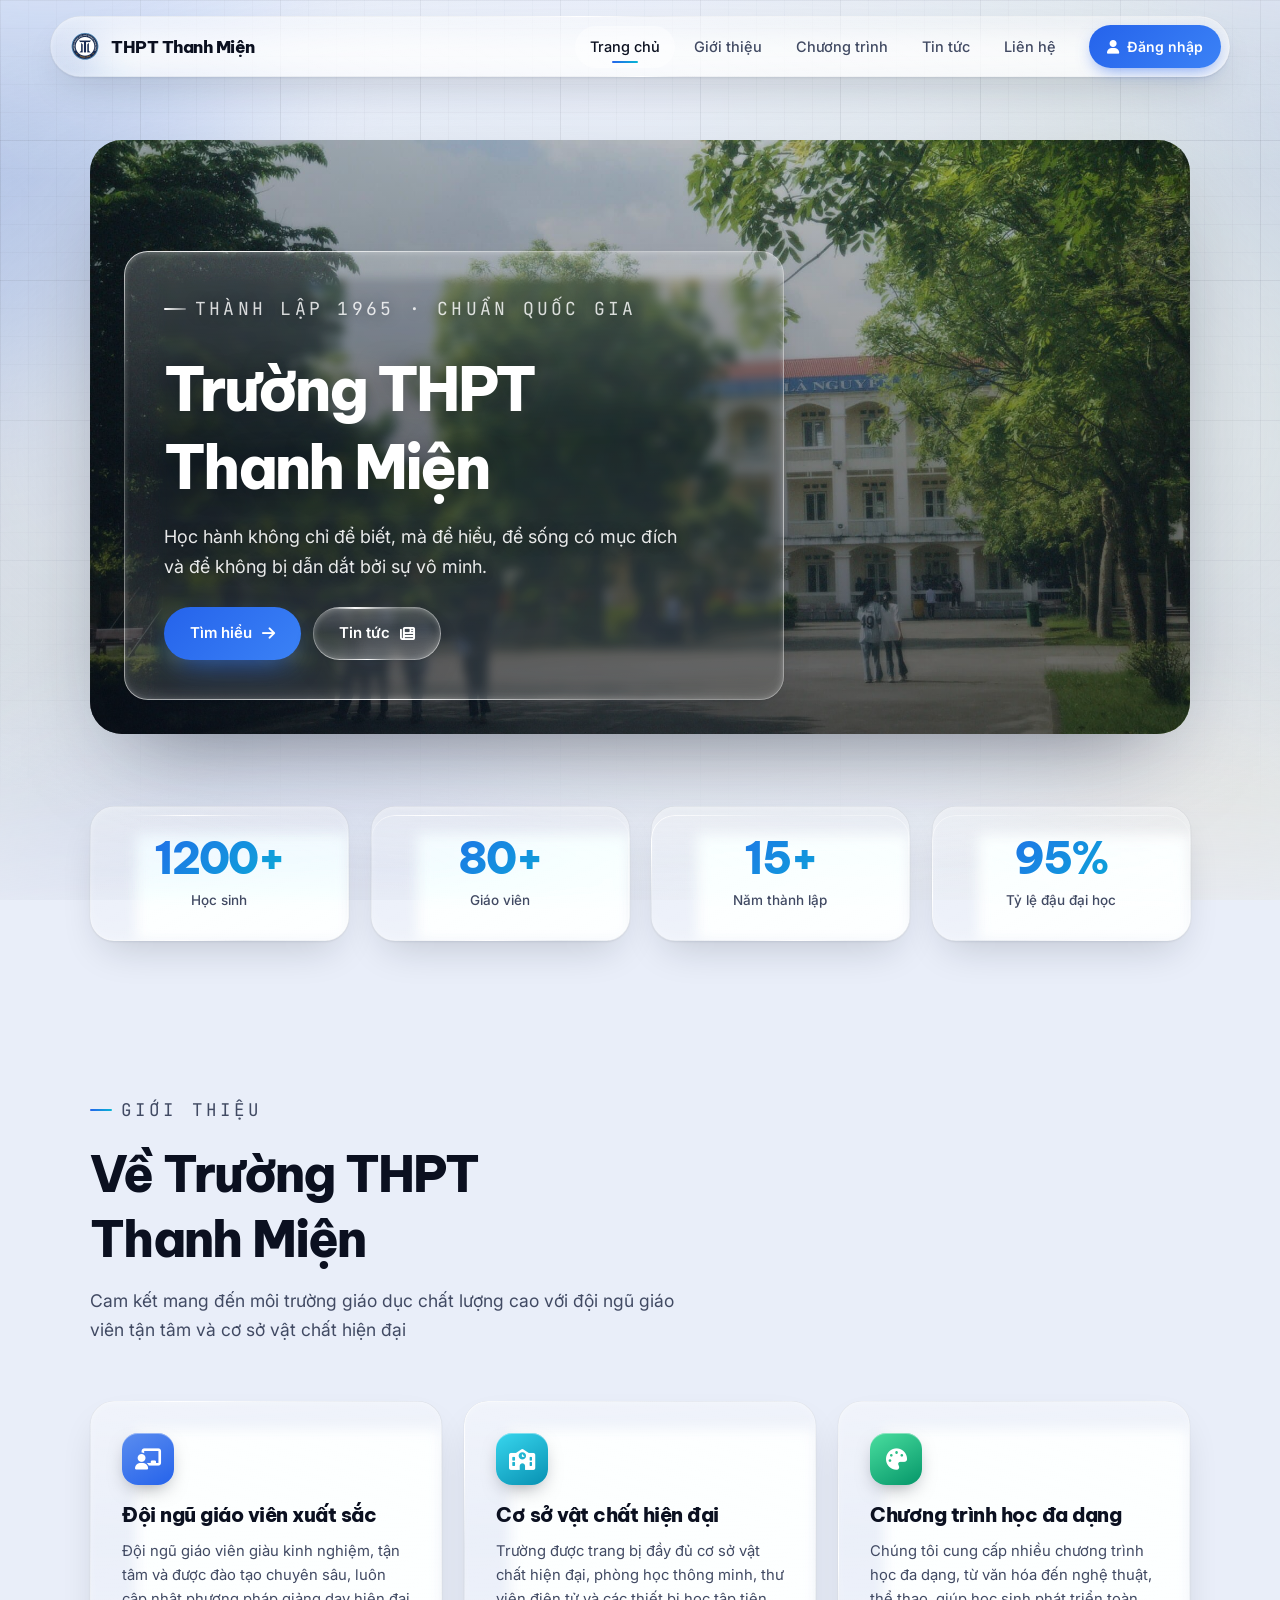
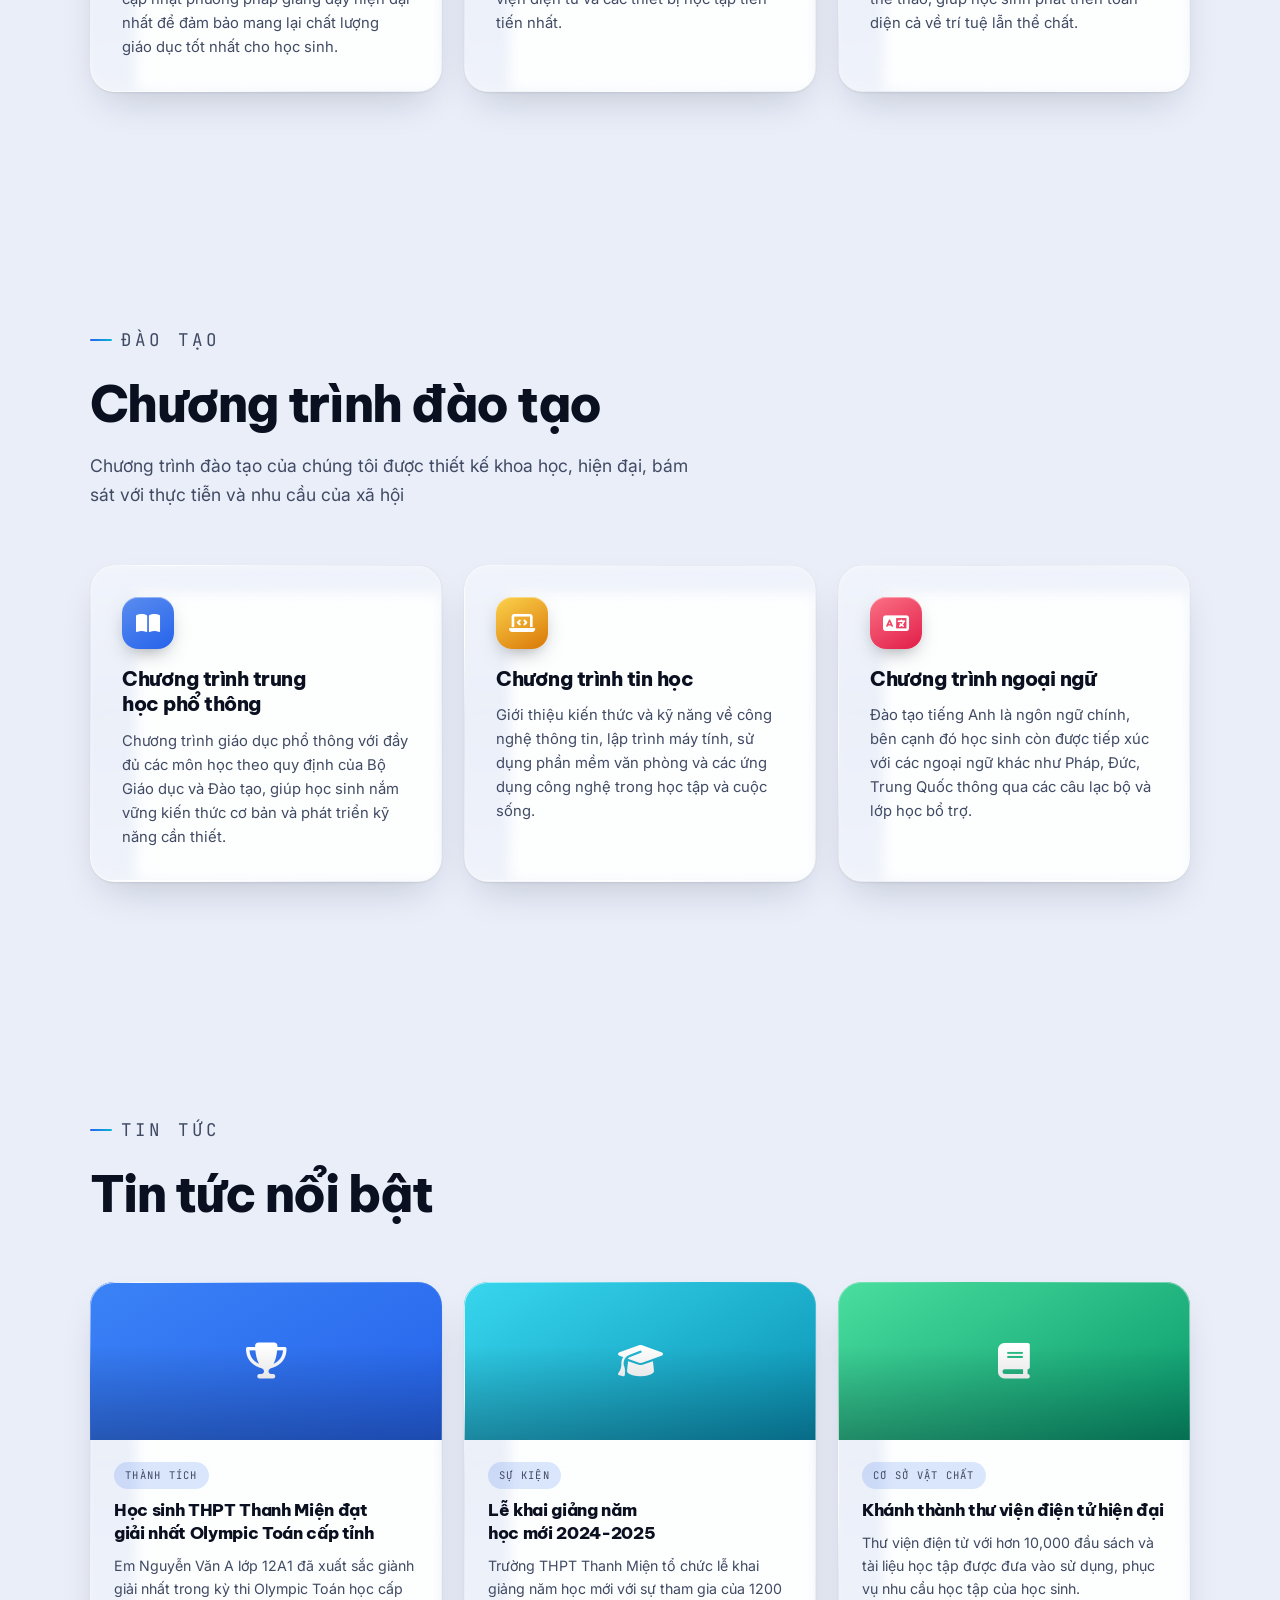
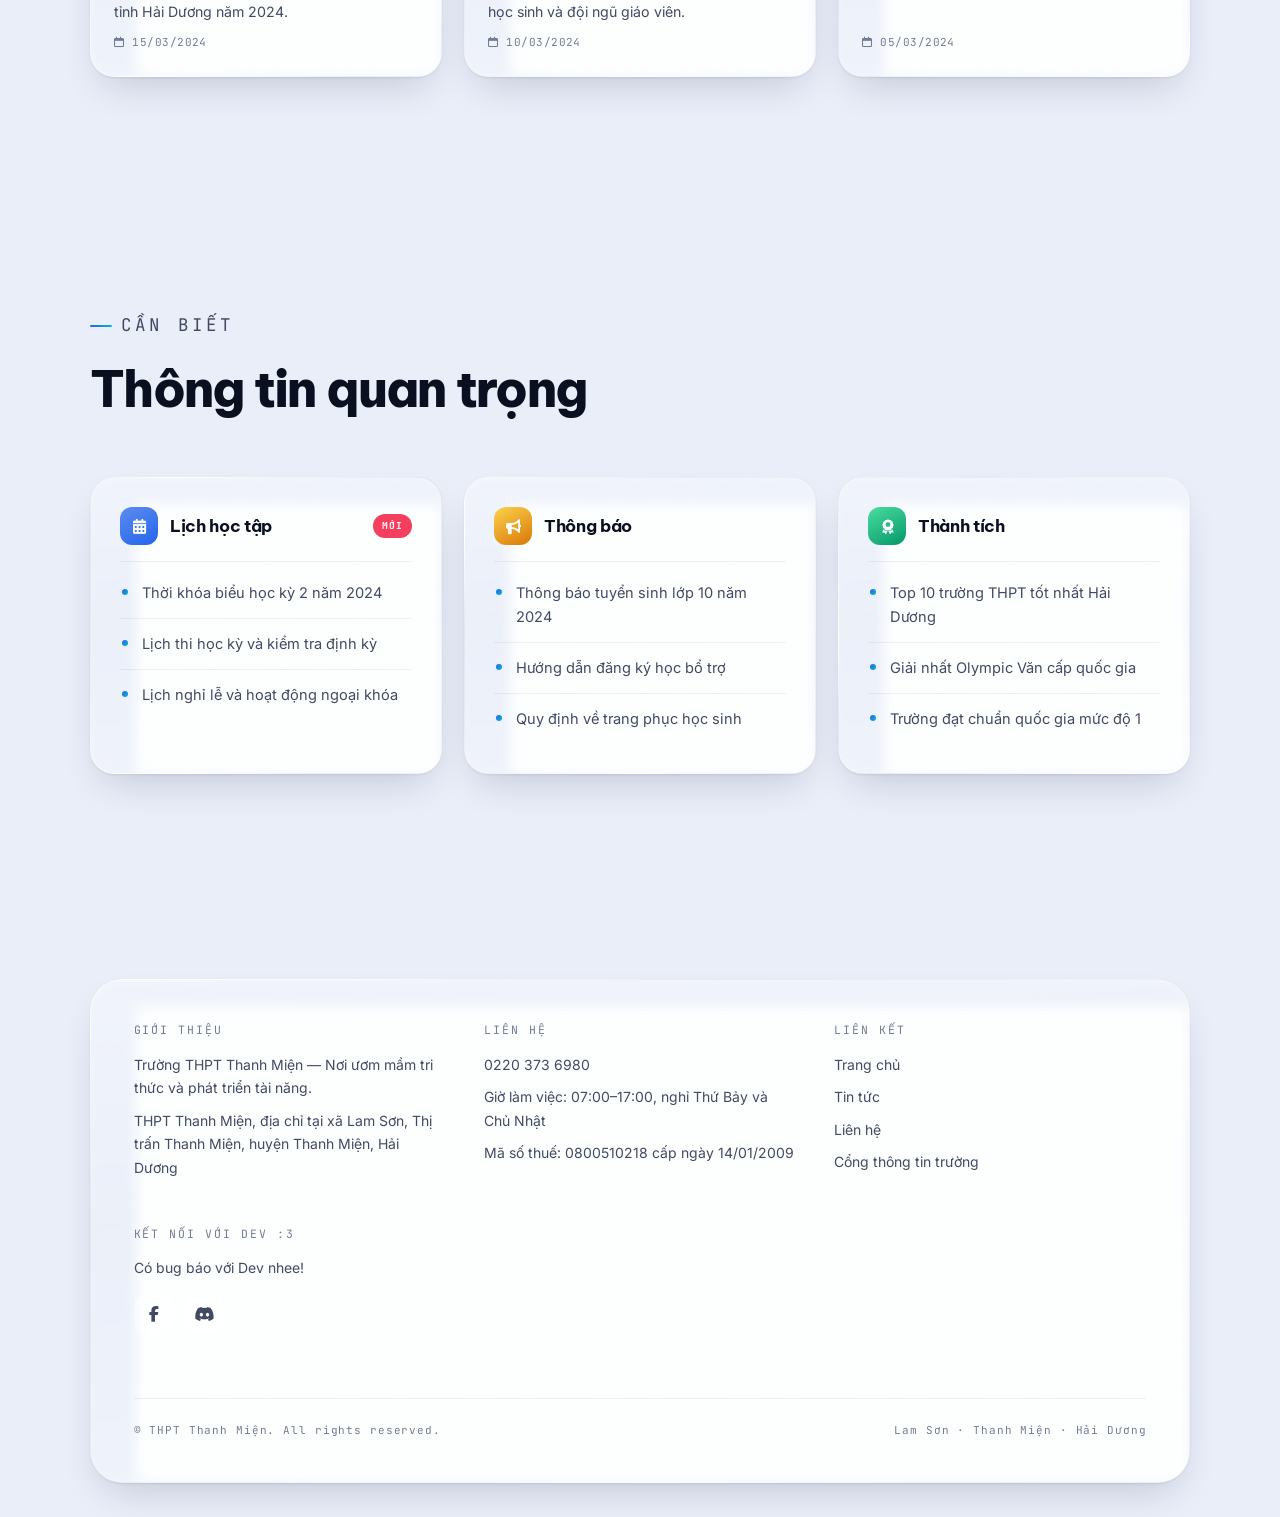
<file: index.html>
<!DOCTYPE html>
<html lang="vi">
<head>
<meta charset="UTF-8">
<meta name="viewport" content="width=device-width, initial-scale=1.0">
<title>THPT Thanh Miện</title>
<meta name="description" content="Trường THPT Thanh Miện — nơi ươm mầm tri thức và phát triển tài năng. Thông tin tuyển sinh, chương trình đào tạo và tin tức nhà trường.">
<link rel="icon" href="img/logo.png">
<link href="https://cdnjs.cloudflare.com/ajax/libs/font-awesome/6.4.0/css/all.min.css" rel="stylesheet">
<link rel="preconnect" href="https://fonts.googleapis.com">
<link rel="preconnect" href="https://fonts.gstatic.com" crossorigin>
<link href="https://fonts.googleapis.com/css2?family=Be+Vietnam+Pro:wght@600;700;800&family=Inter:wght@400;500;600;700&family=JetBrains+Mono:wght@400;500;700&display=swap" rel="stylesheet">
<link rel="stylesheet" href="assets/liquid-glass.css">
<link rel="stylesheet" href="assets/glass-ui.css">
<link rel="stylesheet" href="assets/motion.css">
<!-- enables the scroll reveal before first paint; without JS the page simply
     shows everything, which is the behaviour we want as the fallback -->
<script>document.documentElement.classList.add('js-reveal');</script>
</head>

<body>

<div class="ground" aria-hidden="true">
  <div class="g-photo"></div>
  <div class="g-aurora"><i></i><i></i><i></i><i></i></div>
  <div class="g-grid"></div>
  <div class="g-veil"></div>
</div>

<nav class="nav" data-glass data-glass-dense data-glass-bevel="14" data-glass-static aria-label="Điều hướng chính">
  <a class="brand" href="index.html">
    <img src="img/logo.png" alt="Logo Trường THPT Thanh Miện">
    <span>THPT Thanh Miện</span>
  </a>
  <button class="burger" type="button" aria-label="Mở menu" aria-expanded="false"><span></span></button>
  <div class="nav-links">
    <a href="index.html">Trang chủ</a>
    <a href="#gioi-thieu">Giới thiệu</a>
    <a href="#chuong-trinh">Chương trình</a>
    <a href="news.html">Tin tức</a>
    <a href="contact.html">Liên hệ</a>
  </div>
  <button class="nav-cta" id="loginBtn" type="button">
    <i class="fas fa-user"></i><span>Đăng nhập</span>
  </button>
</nav>

<main>

  <!-- Hero -->
  <section class="hero wrap" id="home">
    <div class="hero-frame">
      <img src="img/hero_bg.png" alt="Khuôn viên Trường THPT Thanh Miện">
      <div class="hero-card" data-glass data-glass-bevel="20" data-glass-refract="1.3">
        <p class="eyebrow">Thành lập 1965 · Chuẩn quốc gia</p>
        <h1>Trường THPT Thanh Miện</h1>
        <p>Học hành không chỉ để biết, mà để hiểu, để sống có mục đích và để không bị dẫn dắt bởi sự vô minh.</p>
        <div class="hero-actions">
          <a class="btn btn-solid" href="#gioi-thieu">Tìm hiểu <i class="fas fa-arrow-right"></i></a>
          <a class="btn btn-glass lg-press" href="news.html" data-glass data-glass-bevel="14" data-glass-refract="1.2">Tin tức <i class="fas fa-newspaper"></i></a>
        </div>
      </div>
    </div>
  </section>

  <!-- Stats -->
  <section class="wrap" style="padding-bottom:clamp(20px,3vw,36px)">
    <div class="grid g-4">
      <div class="stat rise" data-glass data-glass-bevel="18"><b>1200+</b><span>Học sinh</span></div>
      <div class="stat rise" data-glass data-glass-bevel="18"><b>80+</b><span>Giáo viên</span></div>
      <div class="stat rise" data-glass data-glass-bevel="18"><b>15+</b><span>Năm thành lập</span></div>
      <div class="stat rise" data-glass data-glass-bevel="18"><b>95%</b><span>Tỷ lệ đậu đại học</span></div>
    </div>
  </section>

  <!-- About -->
  <section class="sec wrap" id="gioi-thieu">
    <header class="sec-head rise">
      <p class="eyebrow">Giới thiệu</p>
      <h2>Về Trường THPT Thanh Miện</h2>
      <p>Cam kết mang đến môi trường giáo dục chất lượng cao với đội ngũ giáo viên tận tâm và cơ sở vật chất hiện đại</p>
    </header>
    <div class="grid g-3">
      <article class="card rise" data-glass data-glass-bevel="20">
        <div class="card-icon i-sky"><i class="fas fa-chalkboard-user"></i></div>
        <h3>Đội ngũ giáo viên xuất sắc</h3>
        <p>Đội ngũ giáo viên giàu kinh nghiệm, tận tâm và được đào tạo chuyên sâu, luôn cập nhật phương pháp giảng dạy hiện đại nhất để đảm bảo mang lại chất lượng giáo dục tốt nhất cho học sinh.</p>
      </article>
      <article class="card rise" data-glass data-glass-bevel="20">
        <div class="card-icon i-aqua"><i class="fas fa-school"></i></div>
        <h3>Cơ sở vật chất hiện đại</h3>
        <p>Trường được trang bị đầy đủ cơ sở vật chất hiện đại, phòng học thông minh, thư viện điện tử và các thiết bị học tập tiên tiến nhất.</p>
      </article>
      <article class="card rise" data-glass data-glass-bevel="20">
        <div class="card-icon i-leaf"><i class="fas fa-palette"></i></div>
        <h3>Chương trình học đa dạng</h3>
        <p>Chúng tôi cung cấp nhiều chương trình học đa dạng, từ văn hóa đến nghệ thuật, thể thao, giúp học sinh phát triển toàn diện cả về trí tuệ lẫn thể chất.</p>
      </article>
    </div>
  </section>

  <!-- Programs -->
  <section class="sec wrap" id="chuong-trinh">
    <header class="sec-head rise">
      <p class="eyebrow">Đào tạo</p>
      <h2>Chương trình đào tạo</h2>
      <p>Chương trình đào tạo của chúng tôi được thiết kế khoa học, hiện đại, bám sát với thực tiễn và nhu cầu của xã hội</p>
    </header>
    <div class="grid g-3">
      <article class="card rise" data-glass data-glass-bevel="20">
        <div class="card-icon i-sky"><i class="fas fa-book-open"></i></div>
        <h3>Chương trình trung học phổ thông</h3>
        <p>Chương trình giáo dục phổ thông với đầy đủ các môn học theo quy định của Bộ Giáo dục và Đào tạo, giúp học sinh nắm vững kiến thức cơ bản và phát triển kỹ năng cần thiết.</p>
      </article>
      <article class="card rise" data-glass data-glass-bevel="20">
        <div class="card-icon i-ochre"><i class="fas fa-laptop-code"></i></div>
        <h3>Chương trình tin học</h3>
        <p>Giới thiệu kiến thức và kỹ năng về công nghệ thông tin, lập trình máy tính, sử dụng phần mềm văn phòng và các ứng dụng công nghệ trong học tập và cuộc sống.</p>
      </article>
      <article class="card rise" data-glass data-glass-bevel="20">
        <div class="card-icon i-rose"><i class="fas fa-language"></i></div>
        <h3>Chương trình ngoại ngữ</h3>
        <p>Đào tạo tiếng Anh là ngôn ngữ chính, bên cạnh đó học sinh còn được tiếp xúc với các ngoại ngữ khác như Pháp, Đức, Trung Quốc thông qua các câu lạc bộ và lớp học bổ trợ.</p>
      </article>
    </div>
  </section>

  <!-- News -->
  <section class="sec wrap" id="tin-tuc">
    <header class="sec-head rise">
      <p class="eyebrow">Tin tức</p>
      <h2>Tin tức nổi bật</h2>
    </header>
    <div class="grid g-3">
      <article class="news-card rise" data-glass data-glass-bevel="20">
        <div class="news-thumb"><i class="fas fa-trophy"></i></div>
        <div class="news-body">
          <span class="tag">Thành tích</span>
          <h3>Học sinh THPT Thanh Miện đạt giải nhất Olympic Toán cấp tỉnh</h3>
          <p>Em Nguyễn Văn A lớp 12A1 đã xuất sắc giành giải nhất trong kỳ thi Olympic Toán học cấp tỉnh Hải Dương năm 2024.</p>
          <div class="news-meta"><i class="far fa-calendar"></i> 15/03/2024</div>
        </div>
      </article>
      <article class="news-card rise" data-glass data-glass-bevel="20">
        <div class="news-thumb"><i class="fas fa-graduation-cap"></i></div>
        <div class="news-body">
          <span class="tag">Sự kiện</span>
          <h3>Lễ khai giảng năm học mới 2024-2025</h3>
          <p>Trường THPT Thanh Miện tổ chức lễ khai giảng năm học mới với sự tham gia của 1200 học sinh và đội ngũ giáo viên.</p>
          <div class="news-meta"><i class="far fa-calendar"></i> 10/03/2024</div>
        </div>
      </article>
      <article class="news-card rise" data-glass data-glass-bevel="20">
        <div class="news-thumb"><i class="fas fa-book"></i></div>
        <div class="news-body">
          <span class="tag">Cơ sở vật chất</span>
          <h3>Khánh thành thư viện điện tử hiện đại</h3>
          <p>Thư viện điện tử với hơn 10,000 đầu sách và tài liệu học tập được đưa vào sử dụng, phục vụ nhu cầu học tập của học sinh.</p>
          <div class="news-meta"><i class="far fa-calendar"></i> 05/03/2024</div>
        </div>
      </article>
    </div>
  </section>

  <!-- Key info -->
  <section class="sec wrap" id="thong-tin">
    <header class="sec-head rise">
      <p class="eyebrow">Cần biết</p>
      <h2>Thông tin quan trọng</h2>
    </header>
    <div class="grid g-3">
      <div class="info rise" data-glass data-glass-bevel="20">
        <div class="info-head">
          <i class="i-sky"><i class="fas fa-calendar-days"></i></i>
          Lịch học tập
          <span class="pill-new">MỚI</span>
        </div>
        <ul>
          <li>Thời khóa biểu học kỳ 2 năm 2024</li>
          <li>Lịch thi học kỳ và kiểm tra định kỳ</li>
          <li>Lịch nghỉ lễ và hoạt động ngoại khóa</li>
        </ul>
      </div>
      <div class="info rise" data-glass data-glass-bevel="20">
        <div class="info-head">
          <i class="i-ochre"><i class="fas fa-bullhorn"></i></i>
          Thông báo
        </div>
        <ul>
          <li>Thông báo tuyển sinh lớp 10 năm 2024</li>
          <li>Hướng dẫn đăng ký học bổ trợ</li>
          <li>Quy định về trang phục học sinh</li>
        </ul>
      </div>
      <div class="info rise" data-glass data-glass-bevel="20">
        <div class="info-head">
          <i class="i-leaf"><i class="fas fa-award"></i></i>
          Thành tích
        </div>
        <ul>
          <li>Top 10 trường THPT tốt nhất Hải Dương</li>
          <li>Giải nhất Olympic Văn cấp quốc gia</li>
          <li>Trường đạt chuẩn quốc gia mức độ 1</li>
        </ul>
      </div>
    </div>
  </section>

</main>

<footer class="foot wrap">
  <div class="foot-inner" data-glass data-glass-bevel="22" data-glass-static>
    <div>
      <h4>Giới thiệu</h4>
      <p>Trường THPT Thanh Miện — Nơi ươm mầm tri thức và phát triển tài năng.</p>
      <p>THPT Thanh Miện, địa chỉ tại xã Lam Sơn, Thị trấn Thanh Miện, huyện Thanh Miện, Hải Dương</p>
    </div>
    <div>
      <h4>Liên hệ</h4>
      <ul>
        <li>0220 373 6980</li>
        <li>Giờ làm việc: 07:00–17:00, nghỉ Thứ Bảy và Chủ Nhật</li>
        <li>Mã số thuế: 0800510218 cấp ngày 14/01/2009</li>
      </ul>
    </div>
    <div>
      <h4>Liên kết</h4>
      <ul>
        <li><a href="index.html">Trang chủ</a></li>
        <li><a href="news.html">Tin tức</a></li>
        <li><a href="contact.html">Liên hệ</a></li>
        <li><a href="http://thptthanhmiện.haiduong.edu.vn/" target="_blank" rel="noopener">Cổng thông tin trường</a></li>
      </ul>
    </div>
    <div>
      <h4>Kết nối với Dev :3</h4>
      <p>Có bug báo với Dev nhee!</p>
      <div class="socials">
        <a href="https://www.facebook.com/ann.thaii.70909/" target="_blank" rel="noopener" aria-label="Facebook"><i class="fab fa-facebook-f"></i></a>
        <a href="https://discord.com/users/1145640924634947707" target="_blank" rel="noopener" aria-label="Discord"><i class="fab fa-discord"></i></a>
      </div>
    </div>
    <div class="foot-bottom">
      <span>© THPT Thanh Miện. All rights reserved.</span>
      <span>Lam Sơn · Thanh Miện · Hải Dương</span>
    </div>
  </div>
</footer>

<script src="assets/liquid-glass.js" defer></script>
<script src="assets/site.js" defer></script>
<script src="assets/motion.js" defer></script>
</body>
</html>
</file>
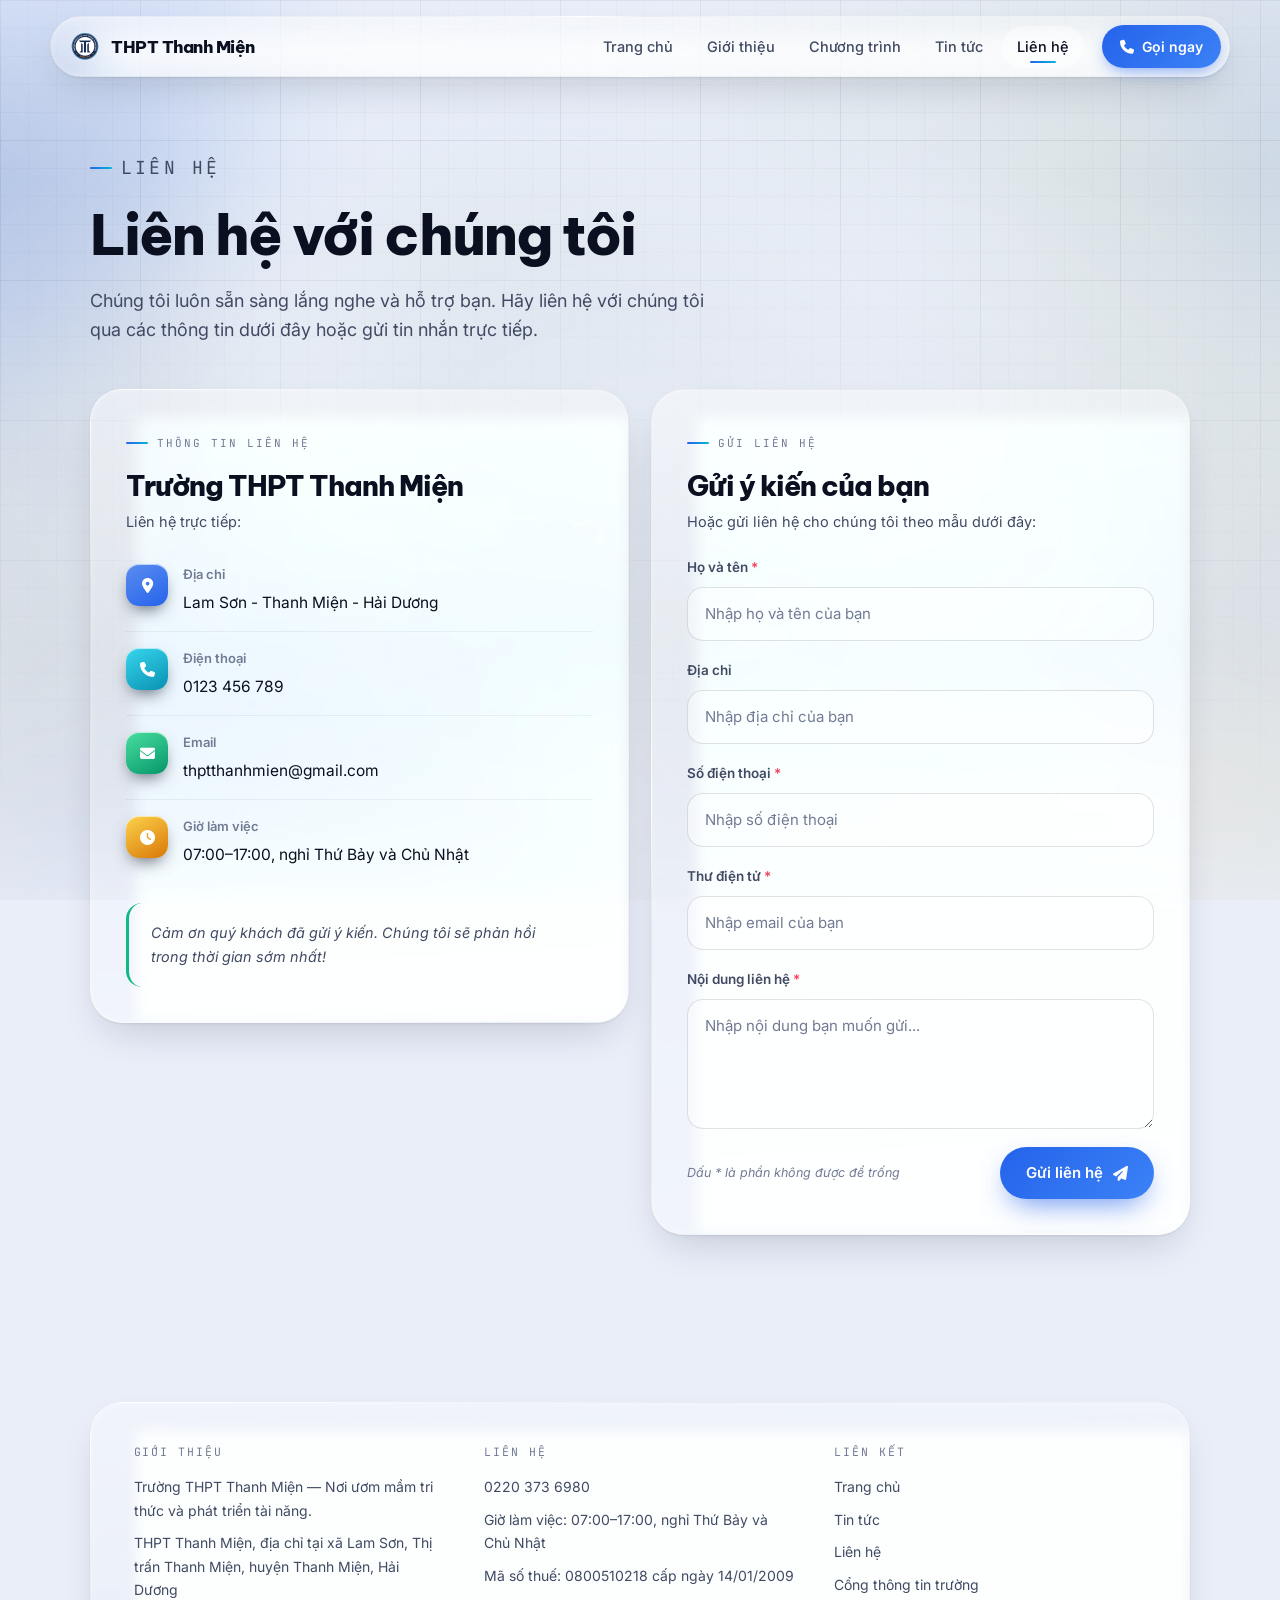
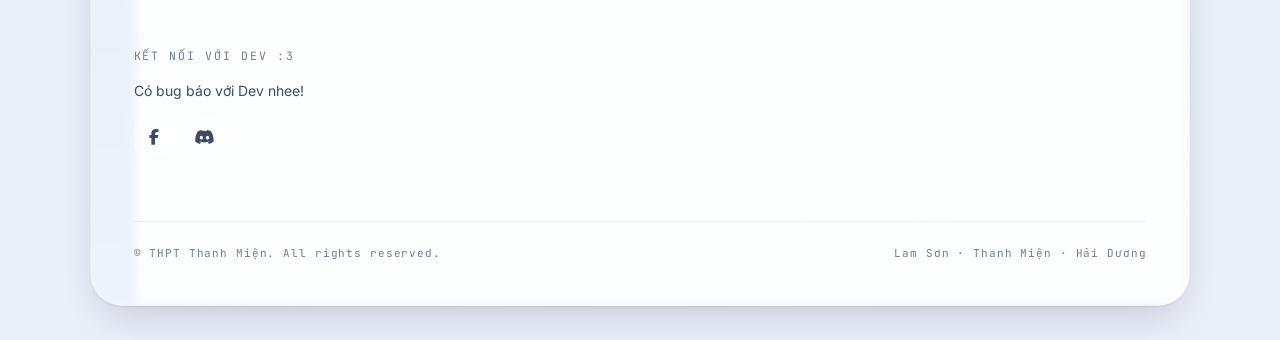
<file: contact.html>
<!DOCTYPE html>
<html lang="vi">
<head>
<meta charset="UTF-8">
<meta name="viewport" content="width=device-width, initial-scale=1.0">
<title>Liên hệ - THPT Thanh Miện</title>
<meta name="description" content="Liên hệ với Trường THPT Thanh Miện: địa chỉ, điện thoại, thư điện tử và biểu mẫu gửi ý kiến.">
<link rel="icon" href="img/logo.png">
<link href="https://cdnjs.cloudflare.com/ajax/libs/font-awesome/6.4.0/css/all.min.css" rel="stylesheet">
<link rel="preconnect" href="https://fonts.googleapis.com">
<link rel="preconnect" href="https://fonts.gstatic.com" crossorigin>
<link href="https://fonts.googleapis.com/css2?family=Be+Vietnam+Pro:wght@600;700;800&family=Inter:wght@400;500;600;700&family=JetBrains+Mono:wght@400;500;700&display=swap" rel="stylesheet">
<link rel="stylesheet" href="assets/liquid-glass.css">
<link rel="stylesheet" href="assets/glass-ui.css">
<link rel="stylesheet" href="assets/motion.css">
<script>document.documentElement.classList.add('js-reveal');</script>
</head>

<body>

<div class="ground" aria-hidden="true">
  <div class="g-photo"></div>
  <div class="g-aurora"><i></i><i></i><i></i><i></i></div>
  <div class="g-grid"></div>
  <div class="g-veil"></div>
</div>

<nav class="nav" data-glass data-glass-dense data-glass-bevel="14" data-glass-static aria-label="Điều hướng chính">
  <a class="brand" href="index.html">
    <img src="img/logo.png" alt="Logo Trường THPT Thanh Miện">
    <span>THPT Thanh Miện</span>
  </a>
  <button class="burger" type="button" aria-label="Mở menu" aria-expanded="false"><span></span></button>
  <div class="nav-links">
    <a href="index.html">Trang chủ</a>
    <a href="index.html#gioi-thieu">Giới thiệu</a>
    <a href="index.html#chuong-trinh">Chương trình</a>
    <a href="news.html">Tin tức</a>
    <a href="contact.html">Liên hệ</a>
  </div>
  <a class="nav-cta" href="tel:02203736980"><i class="fas fa-phone"></i><span>Gọi ngay</span></a>
</nav>

<main>

  <header class="page-head wrap">
    <p class="eyebrow">Liên hệ</p>
    <h1>Liên hệ với chúng tôi</h1>
    <p>Chúng tôi luôn sẵn sàng lắng nghe và hỗ trợ bạn. Hãy liên hệ với chúng tôi qua các thông tin dưới đây hoặc gửi tin nhắn trực tiếp.</p>
  </header>

  <section class="wrap" style="padding-bottom:clamp(40px,6vw,80px)">
    <div class="grid g-2" style="align-items:start">

      <!-- Thông tin -->
      <div class="contact-pane rise" data-glass data-glass-bevel="20" style="padding:clamp(24px,3vw,36px);border-radius:var(--r-lg)">
        <p class="eyebrow">Thông tin liên hệ</p>
        <h2 style="font-size:clamp(22px,2.6vw,28px);margin-bottom:6px">Trường THPT Thanh Miện</h2>
        <p style="color:var(--ink-2);font-size:14.5px;margin-bottom:14px">Liên hệ trực tiếp:</p>

        <div class="contact-row">
          <i class="i-sky"><i class="fas fa-location-dot"></i></i>
          <div>
            <b>Địa chỉ</b>
            <span>Lam Sơn - Thanh Miện - Hải Dương</span>
          </div>
        </div>

        <div class="contact-row">
          <i class="i-aqua"><i class="fas fa-phone"></i></i>
          <div>
            <b>Điện thoại</b>
            <span>0123 456 789</span>
          </div>
        </div>

        <div class="contact-row">
          <i class="i-leaf"><i class="fas fa-envelope"></i></i>
          <div>
            <b>Email</b>
            <span>thptthanhmien@gmail.com</span>
          </div>
        </div>

        <div class="contact-row">
          <i class="i-ochre"><i class="fas fa-clock"></i></i>
          <div>
            <b>Giờ làm việc</b>
            <span>07:00–17:00, nghỉ Thứ Bảy và Chủ Nhật</span>
          </div>
        </div>

        <p class="notice">Cảm ơn quý khách đã gửi ý kiến. Chúng tôi sẽ phản hồi trong thời gian sớm nhất!</p>
      </div>

      <!-- Biểu mẫu -->
      <div class="contact-pane rise" data-glass data-glass-bevel="20" style="padding:clamp(24px,3vw,36px);border-radius:var(--r-lg)">
        <p class="eyebrow">Gửi liên hệ</p>
        <h2 style="font-size:clamp(22px,2.6vw,28px);margin-bottom:6px">Gửi ý kiến của bạn</h2>
        <p style="color:var(--ink-2);font-size:14.5px;margin-bottom:22px">Hoặc gửi liên hệ cho chúng tôi theo mẫu dưới đây:</p>

        <p class="notice" id="formSays" hidden></p>

        <form id="contactForm" novalidate>
          <div class="field">
            <label for="fullName">Họ và tên <b>*</b></label>
            <input id="fullName" name="fullName" type="text" placeholder="Nhập họ và tên của bạn" required>
          </div>
          <div class="field">
            <label for="address">Địa chỉ</label>
            <input id="address" name="address" type="text" placeholder="Nhập địa chỉ của bạn">
          </div>
          <div class="field">
            <label for="phone">Số điện thoại <b>*</b></label>
            <input id="phone" name="phone" type="tel" placeholder="Nhập số điện thoại" required>
          </div>
          <div class="field">
            <label for="email">Thư điện tử <b>*</b></label>
            <input id="email" name="email" type="email" placeholder="Nhập email của bạn" required>
          </div>
          <div class="field">
            <label for="message">Nội dung liên hệ <b>*</b></label>
            <textarea id="message" name="message" placeholder="Nhập nội dung bạn muốn gửi..." required></textarea>
          </div>

          <div style="display:flex;flex-wrap:wrap;gap:14px;align-items:center;justify-content:space-between;margin-top:6px">
            <span class="form-note">Dấu * là phần không được để trống</span>
            <button class="btn btn-solid" type="submit">Gửi liên hệ <i class="fas fa-paper-plane"></i></button>
          </div>
        </form>
      </div>

    </div>
  </section>

</main>

<footer class="foot wrap">
  <div class="foot-inner" data-glass data-glass-bevel="22" data-glass-static>
    <div>
      <h4>Giới thiệu</h4>
      <p>Trường THPT Thanh Miện — Nơi ươm mầm tri thức và phát triển tài năng.</p>
      <p>THPT Thanh Miện, địa chỉ tại xã Lam Sơn, Thị trấn Thanh Miện, huyện Thanh Miện, Hải Dương</p>
    </div>
    <div>
      <h4>Liên hệ</h4>
      <ul>
        <li>0220 373 6980</li>
        <li>Giờ làm việc: 07:00–17:00, nghỉ Thứ Bảy và Chủ Nhật</li>
        <li>Mã số thuế: 0800510218 cấp ngày 14/01/2009</li>
      </ul>
    </div>
    <div>
      <h4>Liên kết</h4>
      <ul>
        <li><a href="index.html">Trang chủ</a></li>
        <li><a href="news.html">Tin tức</a></li>
        <li><a href="contact.html">Liên hệ</a></li>
        <li><a href="http://thptthanhmiện.haiduong.edu.vn/" target="_blank" rel="noopener">Cổng thông tin trường</a></li>
      </ul>
    </div>
    <div>
      <h4>Kết nối với Dev :3</h4>
      <p>Có bug báo với Dev nhee!</p>
      <div class="socials">
        <a href="https://www.facebook.com/ann.thaii.70909/" target="_blank" rel="noopener" aria-label="Facebook"><i class="fab fa-facebook-f"></i></a>
        <a href="https://discord.com/users/1145640924634947707" target="_blank" rel="noopener" aria-label="Discord"><i class="fab fa-discord"></i></a>
      </div>
    </div>
    <div class="foot-bottom">
      <span>© THPT Thanh Miện. All rights reserved.</span>
      <span>Lam Sơn · Thanh Miện · Hải Dương</span>
    </div>
  </div>
</footer>

<script src="assets/liquid-glass.js" defer></script>
<script src="assets/site.js" defer></script>
<script src="assets/motion.js" defer></script>
</body>
</html>
</file>
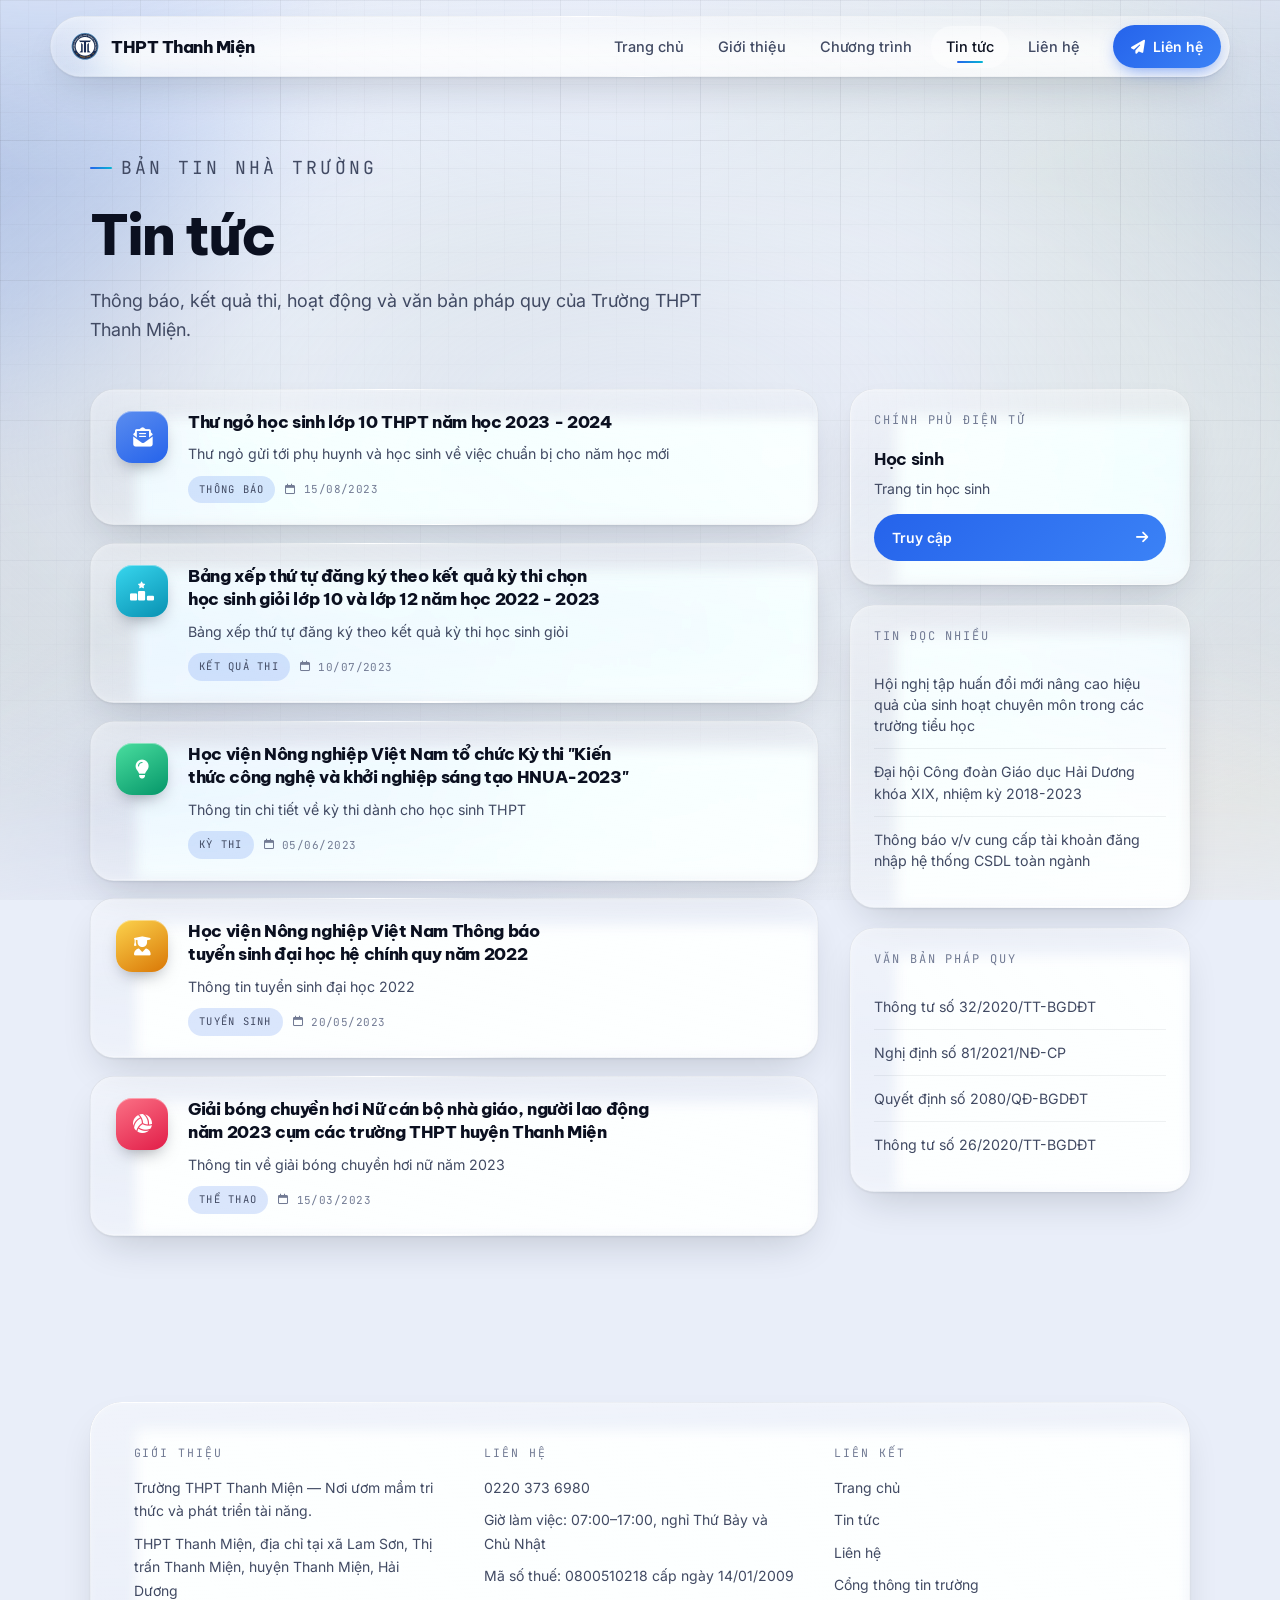
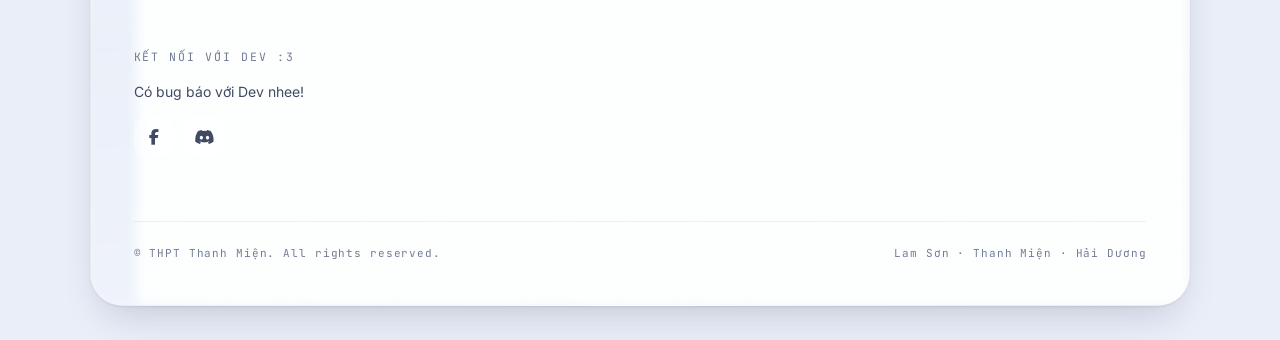
<file: news.html>
<!DOCTYPE html>
<html lang="vi">
<head>
<meta charset="UTF-8">
<meta name="viewport" content="width=device-width, initial-scale=1.0">
<title>Tin tức - THPT Thanh Miện</title>
<meta name="description" content="Tin tức, thông báo và văn bản pháp quy của Trường THPT Thanh Miện.">
<link rel="icon" href="img/logo.png">
<link href="https://cdnjs.cloudflare.com/ajax/libs/font-awesome/6.4.0/css/all.min.css" rel="stylesheet">
<link rel="preconnect" href="https://fonts.googleapis.com">
<link rel="preconnect" href="https://fonts.gstatic.com" crossorigin>
<link href="https://fonts.googleapis.com/css2?family=Be+Vietnam+Pro:wght@600;700;800&family=Inter:wght@400;500;600;700&family=JetBrains+Mono:wght@400;500;700&display=swap" rel="stylesheet">
<link rel="stylesheet" href="assets/liquid-glass.css">
<link rel="stylesheet" href="assets/glass-ui.css">
<link rel="stylesheet" href="assets/motion.css">
<script>document.documentElement.classList.add('js-reveal');</script>
</head>

<body>

<div class="ground" aria-hidden="true">
  <div class="g-photo"></div>
  <div class="g-aurora"><i></i><i></i><i></i><i></i></div>
  <div class="g-grid"></div>
  <div class="g-veil"></div>
</div>

<nav class="nav" data-glass data-glass-dense data-glass-bevel="14" data-glass-static aria-label="Điều hướng chính">
  <a class="brand" href="index.html">
    <img src="img/logo.png" alt="Logo Trường THPT Thanh Miện">
    <span>THPT Thanh Miện</span>
  </a>
  <button class="burger" type="button" aria-label="Mở menu" aria-expanded="false"><span></span></button>
  <div class="nav-links">
    <a href="index.html">Trang chủ</a>
    <a href="index.html#gioi-thieu">Giới thiệu</a>
    <a href="index.html#chuong-trinh">Chương trình</a>
    <a href="news.html">Tin tức</a>
    <a href="contact.html">Liên hệ</a>
  </div>
  <a class="nav-cta" href="contact.html"><i class="fas fa-paper-plane"></i><span>Liên hệ</span></a>
</nav>

<main>

  <header class="page-head wrap">
    <p class="eyebrow">Bản tin nhà trường</p>
    <h1>Tin tức</h1>
    <p>Thông báo, kết quả thi, hoạt động và văn bản pháp quy của Trường THPT Thanh Miện.</p>
  </header>

  <section class="wrap" style="padding-bottom:clamp(40px,6vw,80px)">
    <div class="split">

      <!-- Bài viết -->
      <div class="grid" style="gap:clamp(14px,1.8vw,18px)">

        <a class="post rise" href="news/thu-ngo.html" data-glass data-glass-bevel="18">
          <div class="post-ico i-sky"><i class="fas fa-envelope-open-text"></i></div>
          <div class="post-main">
            <h3>Thư ngỏ học sinh lớp 10 THPT năm học 2023 - 2024</h3>
            <p>Thư ngỏ gửi tới phụ huynh và học sinh về việc chuẩn bị cho năm học mới</p>
            <div class="post-foot">
              <span class="tag">Thông báo</span>
              <span class="news-meta"><i class="far fa-calendar"></i> 15/08/2023</span>
            </div>
          </div>
        </a>

        <article class="post rise" data-glass data-glass-bevel="18">
          <div class="post-ico i-aqua"><i class="fas fa-ranking-star"></i></div>
          <div class="post-main">
            <h3>Bảng xếp thứ tự đăng ký theo kết quả kỳ thi chọn học sinh giỏi lớp 10 và lớp 12 năm học 2022 - 2023</h3>
            <p>Bảng xếp thứ tự đăng ký theo kết quả kỳ thi học sinh giỏi</p>
            <div class="post-foot">
              <span class="tag">Kết quả thi</span>
              <span class="news-meta"><i class="far fa-calendar"></i> 10/07/2023</span>
            </div>
          </div>
        </article>

        <article class="post rise" data-glass data-glass-bevel="18">
          <div class="post-ico i-leaf"><i class="fas fa-lightbulb"></i></div>
          <div class="post-main">
            <h3>Học viện Nông nghiệp Việt Nam tổ chức Kỳ thi "Kiến thức công nghệ và khởi nghiệp sáng tạo HNUA-2023"</h3>
            <p>Thông tin chi tiết về kỳ thi dành cho học sinh THPT</p>
            <div class="post-foot">
              <span class="tag">Kỳ thi</span>
              <span class="news-meta"><i class="far fa-calendar"></i> 05/06/2023</span>
            </div>
          </div>
        </article>

        <article class="post rise" data-glass data-glass-bevel="18">
          <div class="post-ico i-ochre"><i class="fas fa-user-graduate"></i></div>
          <div class="post-main">
            <h3>Học viện Nông nghiệp Việt Nam Thông báo tuyển sinh đại học hệ chính quy năm 2022</h3>
            <p>Thông tin tuyển sinh đại học 2022</p>
            <div class="post-foot">
              <span class="tag">Tuyển sinh</span>
              <span class="news-meta"><i class="far fa-calendar"></i> 20/05/2023</span>
            </div>
          </div>
        </article>

        <article class="post rise" data-glass data-glass-bevel="18">
          <div class="post-ico i-rose"><i class="fas fa-volleyball"></i></div>
          <div class="post-main">
            <h3>Giải bóng chuyền hơi Nữ cán bộ nhà giáo, người lao động năm 2023 cụm các trường THPT huyện Thanh Miện</h3>
            <p>Thông tin về giải bóng chuyền hơi nữ năm 2023</p>
            <div class="post-foot">
              <span class="tag">Thể thao</span>
              <span class="news-meta"><i class="far fa-calendar"></i> 15/03/2023</span>
            </div>
          </div>
        </article>

      </div>

      <!-- Cột phải -->
      <aside class="side">

        <div class="side-box rise" data-glass data-glass-bevel="18">
          <h4>Chính phủ điện tử</h4>
          <p style="font-family:var(--display);font-weight:700;font-size:17px;letter-spacing:-.02em;margin-bottom:4px">Học sinh</p>
          <p style="color:var(--ink-2);font-size:14px">Trang tin học sinh</p>
          <a class="side-cta" href="contact.html">Truy cập <i class="fas fa-arrow-right"></i></a>
        </div>

        <div class="side-box rise" data-glass data-glass-bevel="18">
          <h4>Tin đọc nhiều</h4>
          <ul>
            <li>Hội nghị tập huấn đổi mới nâng cao hiệu quả của sinh hoạt chuyên môn trong các trường tiểu học</li>
            <li>Đại hội Công đoàn Giáo dục Hải Dương khóa XIX, nhiệm kỳ 2018-2023</li>
            <li>Thông báo v/v cung cấp tài khoản đăng nhập hệ thống CSDL toàn ngành</li>
          </ul>
        </div>

        <div class="side-box rise" data-glass data-glass-bevel="18">
          <h4>Văn bản pháp quy</h4>
          <ul>
            <li>Thông tư số 32/2020/TT-BGDĐT</li>
            <li>Nghị định số 81/2021/NĐ-CP</li>
            <li>Quyết định số 2080/QĐ-BGDĐT</li>
            <li>Thông tư số 26/2020/TT-BGDĐT</li>
          </ul>
        </div>

      </aside>
    </div>
  </section>

</main>

<footer class="foot wrap">
  <div class="foot-inner" data-glass data-glass-bevel="22" data-glass-static>
    <div>
      <h4>Giới thiệu</h4>
      <p>Trường THPT Thanh Miện — Nơi ươm mầm tri thức và phát triển tài năng.</p>
      <p>THPT Thanh Miện, địa chỉ tại xã Lam Sơn, Thị trấn Thanh Miện, huyện Thanh Miện, Hải Dương</p>
    </div>
    <div>
      <h4>Liên hệ</h4>
      <ul>
        <li>0220 373 6980</li>
        <li>Giờ làm việc: 07:00–17:00, nghỉ Thứ Bảy và Chủ Nhật</li>
        <li>Mã số thuế: 0800510218 cấp ngày 14/01/2009</li>
      </ul>
    </div>
    <div>
      <h4>Liên kết</h4>
      <ul>
        <li><a href="index.html">Trang chủ</a></li>
        <li><a href="news.html">Tin tức</a></li>
        <li><a href="contact.html">Liên hệ</a></li>
        <li><a href="http://thptthanhmiện.haiduong.edu.vn/" target="_blank" rel="noopener">Cổng thông tin trường</a></li>
      </ul>
    </div>
    <div>
      <h4>Kết nối với Dev :3</h4>
      <p>Có bug báo với Dev nhee!</p>
      <div class="socials">
        <a href="https://www.facebook.com/ann.thaii.70909/" target="_blank" rel="noopener" aria-label="Facebook"><i class="fab fa-facebook-f"></i></a>
        <a href="https://discord.com/users/1145640924634947707" target="_blank" rel="noopener" aria-label="Discord"><i class="fab fa-discord"></i></a>
      </div>
    </div>
    <div class="foot-bottom">
      <span>© THPT Thanh Miện. All rights reserved.</span>
      <span>Lam Sơn · Thanh Miện · Hải Dương</span>
    </div>
  </div>
</footer>

<script src="assets/liquid-glass.js" defer></script>
<script src="assets/site.js" defer></script>
<script src="assets/motion.js" defer></script>
</body>
</html>
</file>
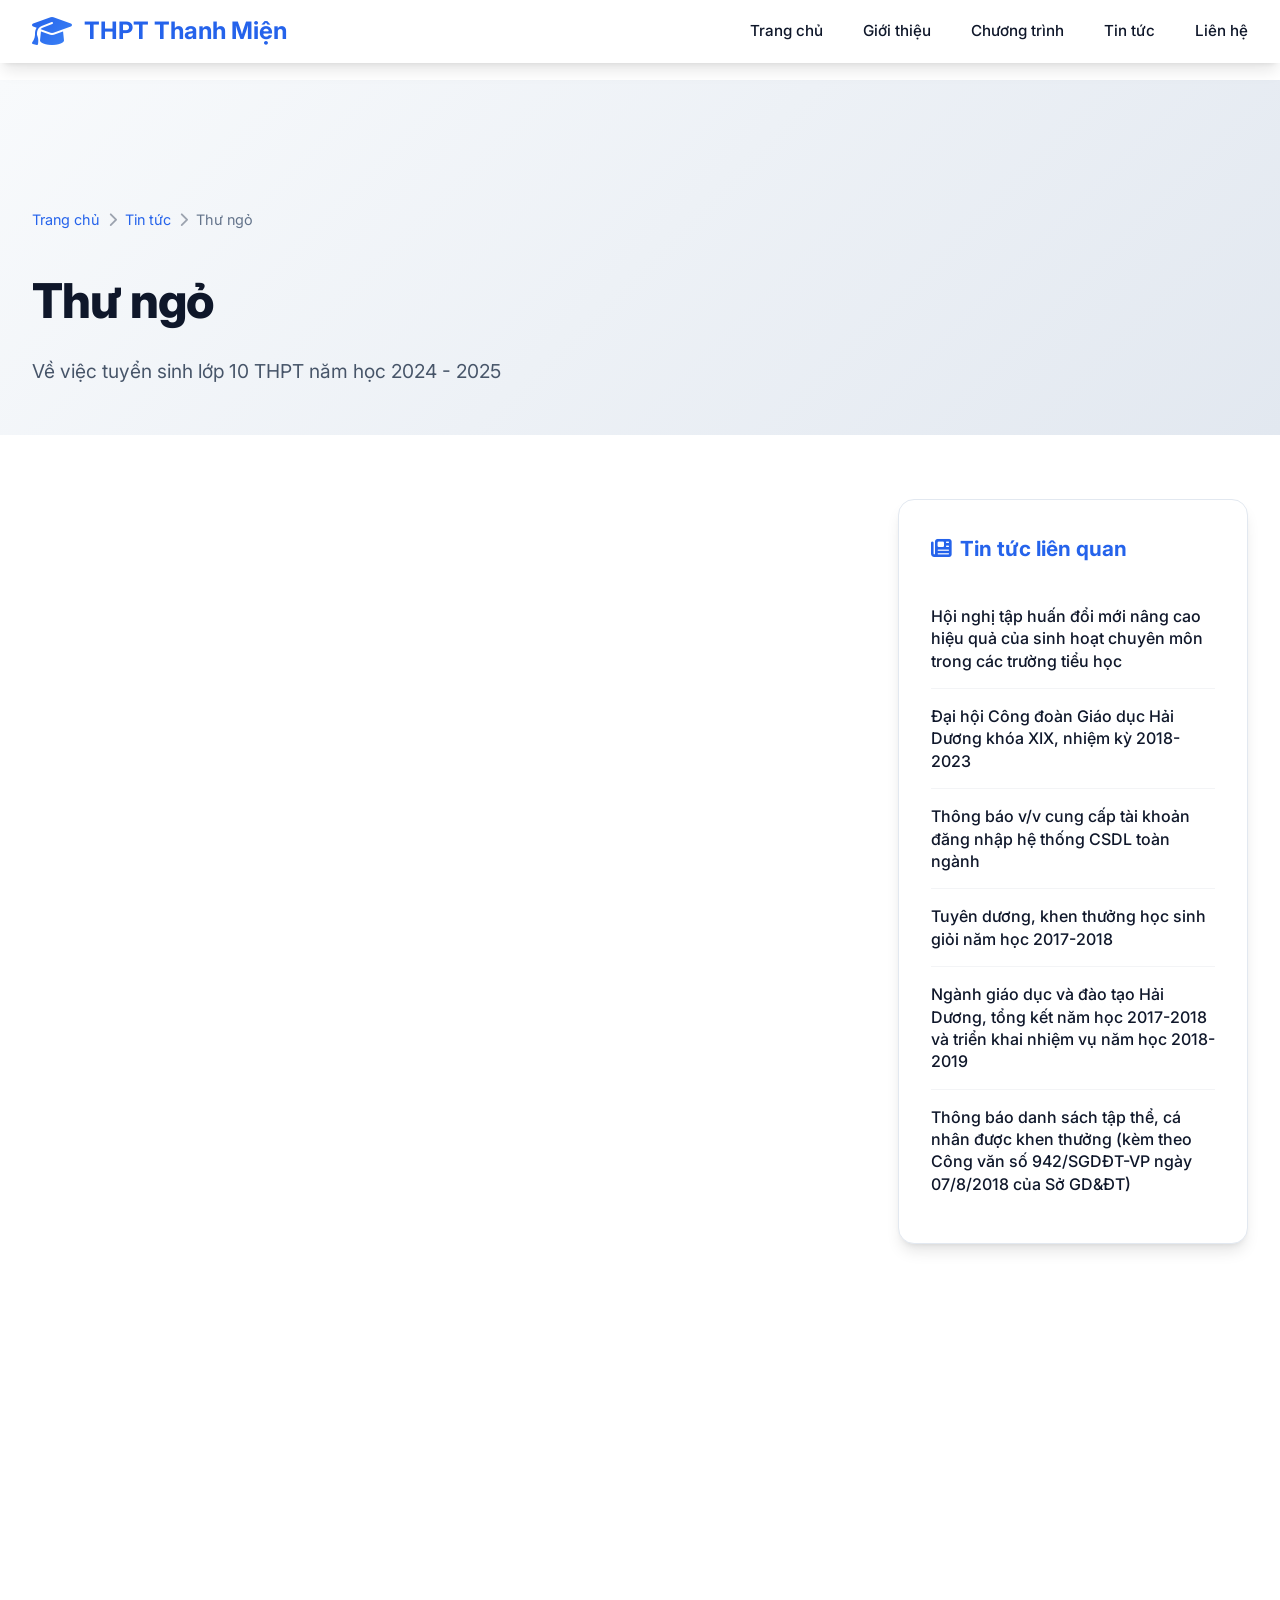
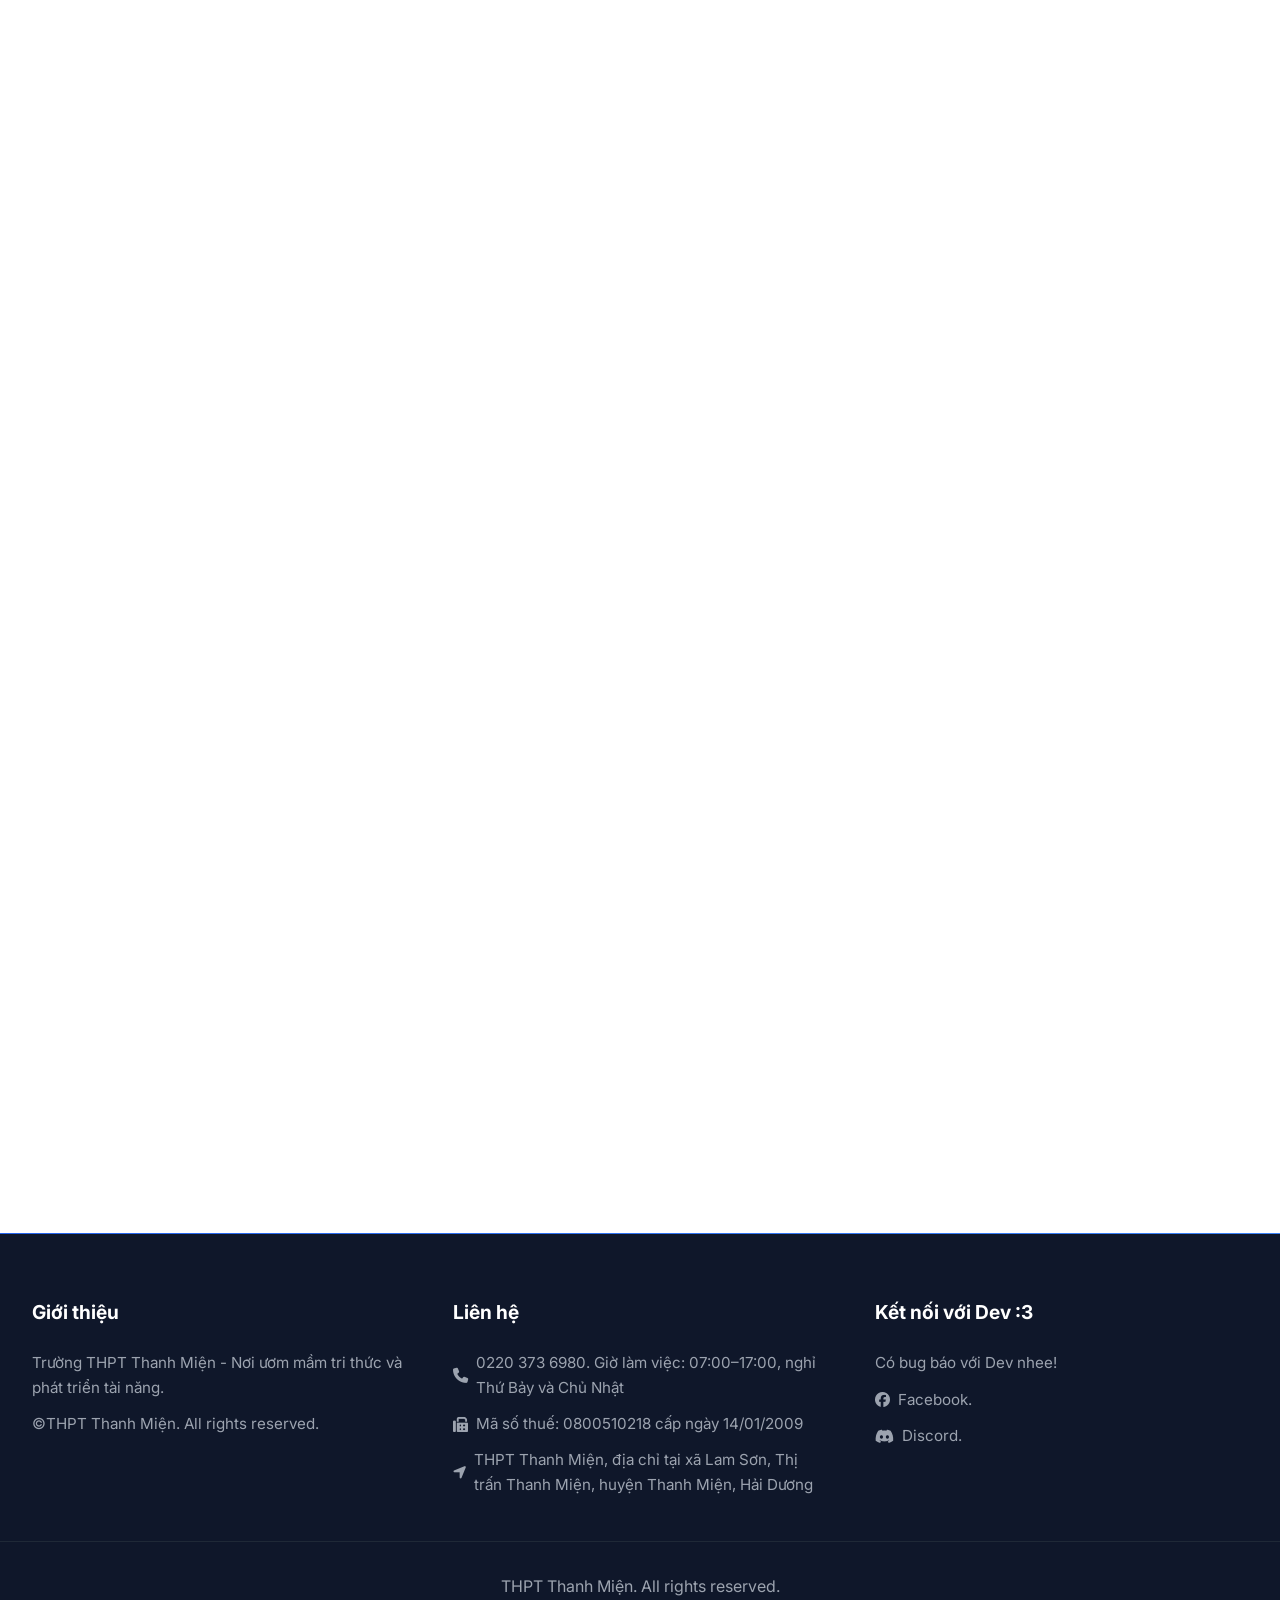
<file: news/thu-ngo.html>
<!DOCTYPE html>
<html lang="vi">
<head>
    <meta charset="UTF-8">
    <meta name="viewport" content="width=device-width, initial-scale=1.0">
    <title>Thư ngỏ - THPT Thanh Miện</title>
    <link href="https://cdnjs.cloudflare.com/ajax/libs/font-awesome/6.4.0/css/all.min.css" rel="stylesheet">
    <link href="https://fonts.googleapis.com/css2?family=Inter:wght@300;400;500;600;700;800&display=swap" rel="stylesheet">
    <style>
        :root {
            --primary-color: #2563eb;
            --secondary-color: #1e40af;
            --accent-color: #3b82f6;
            --success-color: #10b981;
            --warning-color: #f59e0b;
            --danger-color: #ef4444;
            --dark-color: #0f172a;
            --light-color: #f8fafc;
            --gray-50: #f9fafb;
            --gray-100: #f3f4f6;
            --gray-200: #e5e7eb;
            --gray-300: #d1d5db;
            --gray-400: #9ca3af;
            --gray-500: #6b7280;
            --gray-600: #4b5563;
            --gray-700: #374151;
            --gray-800: #1f2937;
            --gray-900: #111827;
            --text-primary: #0f172a;
            --text-secondary: #475569;
            --text-muted: #64748b;
            --border-color: #e2e8f0;
            --shadow-sm: 0 1px 2px 0 rgb(0 0 0 / 0.05);
            --shadow: 0 1px 3px 0 rgb(0 0 0 / 0.1), 0 1px 2px -1px rgb(0 0 0 / 0.1);
            --shadow-md: 0 4px 6px -1px rgb(0 0 0 / 0.1), 0 2px 4px -2px rgb(0 0 0 / 0.1);
            --shadow-lg: 0 10px 15px -3px rgb(0 0 0 / 0.1), 0 4px 6px -4px rgb(0 0 0 / 0.1);
            --shadow-xl: 0 20px 25px -5px rgb(0 0 0 / 0.1), 0 8px 10px -6px rgb(0 0 0 / 0.1);
            --gradient-primary: linear-gradient(135deg, #667eea 0%, #764ba2 100%);
            --gradient-accent: linear-gradient(135deg, #2563eb 0%, #3b82f6 100%);
            --gradient-surface: linear-gradient(135deg, #f8fafc 0%, #e2e8f0 100%);
        }

        * {
            margin: 0;
            padding: 0;
            box-sizing: border-box;
        }

        body {
            font-family: 'Inter', -apple-system, BlinkMacSystemFont, 'Segoe UI', Roboto, sans-serif;
            line-height: 1.6;
            color: var(--text-primary);
            overflow-x: hidden;
            scroll-behavior: smooth;
            background-color: #ffffff;
        }

        .navbar {
            position: fixed;
            top: 0;
            width: 100%;
            background: rgba(255, 255, 255, 0.95);
            backdrop-filter: blur(20px);
            -webkit-backdrop-filter: blur(20px);
            z-index: 1000;
            padding: 0.75rem 0;
            box-shadow: var(--shadow-lg);
            border-bottom: 1px solid rgba(255, 255, 255, 0.2);
        }

        .nav-container {
            max-width: 1280px;
            margin: 0 auto;
            display: flex;
            justify-content: space-between;
            align-items: center;
            padding: 0 2rem;
        }

        .logo {
            font-size: 1.5rem;
            font-weight: 700;
            color: var(--primary-color);
            display: flex;
            align-items: center;
            gap: 12px;
            text-decoration: none;
            transition: all 0.3s ease;
        }

        .logo i {
            font-size: 2rem;
            background: var(--gradient-accent);
            -webkit-background-clip: text;
            -webkit-text-fill-color: transparent;
            background-clip: text;
        }

        .logo:hover {
            transform: scale(1.05);
        }

        .nav-menu {
            display: flex;
            list-style: none;
            gap: 2.5rem;
            align-items: center;
        }

        .nav-link {
            text-decoration: none;
            color: var(--text-primary);
            font-weight: 500;
            font-size: 0.95rem;
            position: relative;
            padding: 0.5rem 0;
            transition: all 0.3s cubic-bezier(0.4, 0, 0.2, 1);
        }

        .nav-link:hover {
            color: var(--primary-color);
        }

        .nav-link::before {
            content: '';
            position: absolute;
            width: 0;
            height: 2px;
            bottom: 0;
            left: 50%;
            background: var(--gradient-accent);
            transition: all 0.3s cubic-bezier(0.4, 0, 0.2, 1);
            border-radius: 1px;
        }

        .nav-link:hover::before {
            width: 100%;
            left: 0;
        }

        .breadcrumb {
            background: var(--gradient-surface);
            padding: 8rem 0 3rem;
            margin-top: 80px;
        }

        .breadcrumb-container {
            max-width: 1280px;
            margin: 0 auto;
            padding: 0 2rem;
        }

        .breadcrumb-nav {
            display: flex;
            align-items: center;
            gap: 0.5rem;
            font-size: 0.9rem;
            color: var(--text-muted);
            margin-bottom: 2rem;
        }

        .breadcrumb-nav a {
            color: var(--primary-color);
            text-decoration: none;
            transition: color 0.3s ease;
        }

        .breadcrumb-nav a:hover {
            color: var(--secondary-color);
        }

        .breadcrumb-nav .separator {
            color: var(--gray-400);
        }

        .page-title {
            font-size: clamp(2rem, 4vw, 3rem);
            font-weight: 800;
            color: var(--text-primary);
            margin-bottom: 1rem;
            letter-spacing: -0.02em;
        }

        .page-subtitle {
            font-size: 1.2rem;
            color: var(--text-secondary);
            max-width: 600px;
        }

        .main-content {
            max-width: 1280px;
            margin: 0 auto;
            padding: 4rem 2rem;
            display: grid;
            grid-template-columns: 1fr 350px;
            gap: 4rem;
            align-items: flex-start;
        }

        .article-content {
            background: white;
            border-radius: 20px;
            padding: 3rem;
            box-shadow: var(--shadow-lg);
            border: 1px solid var(--border-color);
        }

        .article-header {
            margin-bottom: 3rem;
            padding-bottom: 2rem;
            border-bottom: 2px solid var(--gray-100);
        }

        .article-title {
            font-size: 2.5rem;
            font-weight: 800;
            color: var(--primary-color);
            margin-bottom: 1rem;
            line-height: 1.2;
            text-align: center;
        }

        .article-meta {
            display: flex;
            align-items: center;
            justify-content: center;
            gap: 1rem;
            color: var(--text-muted);
            font-size: 0.95rem;
            margin-bottom: 1rem;
        }

        .article-meta i {
            color: var(--primary-color);
        }

        .article-intro {
            background: var(--gray-50);
            padding: 2rem;
            border-radius: 12px;
            border-left: 4px solid var(--primary-color);
            margin-bottom: 2rem;
        }

        .article-intro h3 {
            color: var(--primary-color);
            font-weight: 700;
            margin-bottom: 1rem;
            font-size: 1.1rem;
        }

        .article-body {
            font-size: 1.05rem;
            line-height: 1.8;
            color: var(--text-secondary);
        }

        .article-body h2 {
            color: var(--primary-color);
            font-weight: 700;
            font-size: 1.5rem;
            margin: 2.5rem 0 1.5rem 0;
            padding-bottom: 0.5rem;
            border-bottom: 2px solid var(--gray-100);
        }

        .article-body h3 {
            color: var(--text-primary);
            font-weight: 600;
            font-size: 1.2rem;
            margin: 2rem 0 1rem 0;
        }

        .article-body p {
            margin-bottom: 1.5rem;
            text-align: justify;
        }

        .article-body ul, .article-body ol {
            margin: 1.5rem 0;
            padding-left: 2rem;
        }

        .article-body li {
            margin-bottom: 0.5rem;
        }

        .highlight-box {
            background: linear-gradient(135deg, #f0f9ff 0%, #e0f2fe 100%);
            border: 1px solid #bae6fd;
            border-radius: 12px;
            padding: 1.5rem;
            margin: 2rem 0;
            position: relative;
        }

        .highlight-box::before {
            content: '';
            position: absolute;
            left: 0;
            top: 0;
            bottom: 0;
            width: 4px;
            background: var(--gradient-accent);
            border-radius: 2px 0 0 2px;
        }

        .signature {
            text-align: right;
            margin-top: 3rem;
            padding-top: 2rem;
            border-top: 1px solid var(--gray-200);
        }

        .signature-date {
            font-style: italic;
            color: var(--text-muted);
            margin-bottom: 1rem;
        }

        .signature-title {
            font-weight: 700;
            color: var(--primary-color);
            margin-bottom: 0.5rem;
            text-transform: uppercase;
            font-size: 0.9rem;
            letter-spacing: 0.5px;
        }

        .signature-name {
            font-weight: 600;
            color: var(--text-primary);
            font-size: 1.1rem;
        }

        .sidebar {
            display: flex;
            flex-direction: column;
            gap: 2rem;
        }

        .sidebar-card {
            background: white;
            border-radius: 16px;
            padding: 2rem;
            box-shadow: var(--shadow-lg);
            border: 1px solid var(--border-color);
        }

        .sidebar-title {
            font-size: 1.3rem;
            font-weight: 700;
            color: var(--primary-color);
            margin-bottom: 1.5rem;
            display: flex;
            align-items: center;
            gap: 0.5rem;
        }

        .related-news {
            list-style: none;
        }

        .related-news li {
            padding: 1rem 0;
            border-bottom: 1px solid var(--gray-100);
            transition: all 0.3s ease;
        }

        .related-news li:last-child {
            border-bottom: none;
        }

        .related-news li:hover {
            background: var(--gray-50);
            margin: 0 -1rem;
            padding: 1rem;
            border-radius: 8px;
        }

        .related-news a {
            text-decoration: none;
            color: var(--text-primary);
            font-weight: 500;
            line-height: 1.4;
            display: block;
        }

        .related-news a:hover {
            color: var(--primary-color);
        }

        .mobile-menu-btn {
            display: none;
            background: none;
            border: none;
            font-size: 1.5rem;
            color: var(--text-primary);
            cursor: pointer;
            padding: 0.5rem;
            border-radius: 8px;
            transition: background-color 0.3s ease;
        }

        .mobile-menu-btn:hover {
            background-color: var(--gray-100);
        }

        .info-grid {
            display: flex;
            flex-direction: column;
            gap: 1.5rem;
        }

        .info-item {
            padding: 1rem;
            background: var(--gray-50);
            border-radius: 8px;
            border: 1px solid var(--border-color);
            transition: all 0.3s ease;
        }

        .info-item:hover {
            background: white;
            box-shadow: var(--shadow-sm);
        }

        .info-item h4 {
            font-size: 0.9rem;
            font-weight: 600;
            color: var(--primary-color);
            margin-bottom: 0.5rem;
            display: flex;
            align-items: center;
            gap: 0.5rem;
        }

        .info-item p {
            font-size: 0.9rem;
            color: var(--text-secondary);
            margin: 0;
        }

        .info-item a {
            color: var(--primary-color);
            text-decoration: none;
        }

        .info-item a:hover {
            text-decoration: underline;
        }

        .share-buttons {
            display: flex;
            flex-direction: column;
            gap: 0.75rem;
        }

        .share-btn {
            display: flex;
            align-items: center;
            gap: 0.75rem;
            padding: 0.75rem 1rem;
            border-radius: 8px;
            text-decoration: none;
            font-weight: 500;
            font-size: 0.9rem;
            transition: all 0.3s ease;
            border: 1px solid var(--border-color);
        }

        .share-btn.facebook {
            background: #f8fafc;
            color: #1877f2;
        }

        .share-btn.facebook:hover {
            background: #1877f2;
            color: white;
        }

        .share-btn.twitter {
            background: #f8fafc;
            color: #1da1f2;
        }

        .share-btn.twitter:hover {
            background: #1da1f2;
            color: white;
        }

        .share-btn.linkedin {
            background: #f8fafc;
            color: #0077b5;
        }

        .share-btn.linkedin:hover {
            background: #0077b5;
            color: white;
        }

        .share-btn.copy {
            background: #f8fafc;
            color: var(--text-primary);
        }

        .share-btn.copy:hover {
            background: var(--primary-color);
            color: white;
        }

        .footer {
            background: var(--dark-color);
            color: white;
            padding: 4rem 0 2rem;
            position: relative;
            overflow: hidden;
            margin-top: 4rem;
        }

        .footer::before {
            content: '';
            position: absolute;
            top: 0;
            left: 0;
            right: 0;
            height: 1px;
            background: var(--gradient-accent);
        }

        .footer-content {
            max-width: 1280px;
            margin: 0 auto;
            display: grid;
            grid-template-columns: repeat(auto-fit, minmax(280px, 1fr));
            gap: 3rem;
            padding: 0 2rem;
            margin-bottom: 2rem;
        }

        .footer-section h3 {
            margin-bottom: 1.5rem;
            color: white;
            font-weight: 700;
            font-size: 1.2rem;
        }

        .footer-section p, .footer-section a {
            color: var(--gray-400);
            text-decoration: none;
            margin-bottom: 0.75rem;
            display: flex;
            align-items: center;
            gap: 0.5rem;
            transition: color 0.3s ease;
            font-size: 0.95rem;
        }

        .footer-section a:hover {
            color: white;
        }

        .footer-bottom {
            text-align: center;
            padding-top: 2rem;
            border-top: 1px solid var(--gray-800);
            color: var(--gray-400);
            max-width: 1280px;
            margin: 0 auto;
            padding-left: 2rem;
            padding-right: 2rem;
        }

        @media (max-width: 1024px) {
            .main-content {
                grid-template-columns: 1fr;
                gap: 2rem;
            }

            .article-content {
                padding: 2rem;
            }

            .article-title {
                font-size: 2rem;
            }
        }

        @media (max-width: 768px) {
            .mobile-menu-btn {
                display: block;
            }

            .nav-menu {
                display: none;
                position: absolute;
                top: 100%;
                left: 0;
                width: 100%;
                background: white;
                flex-direction: column;
                padding: 2rem;
                box-shadow: var(--shadow-xl);
                border-radius: 0 0 20px 20px;
                gap: 1rem;
            }

            .nav-menu.active {
                display: flex;
            }

            .breadcrumb {
                padding: 6rem 0 2rem;
            }

            .main-content {
                padding: 2rem 1rem;
            }

            .article-content {
                padding: 1.5rem;
            }

            .article-title {
                font-size: 1.8rem;
            }

            .article-body {
                font-size: 1rem;
            }
        }

        .fade-in {
            opacity: 0;
            transform: translateY(40px);
            transition: all 0.8s cubic-bezier(0.4, 0, 0.2, 1);
        }

        .fade-in.visible {
            opacity: 1;
            transform: translateY(0);
        }

        ::-webkit-scrollbar {
            width: 8px;
        }

        ::-webkit-scrollbar-track {
            background: var(--gray-100);
        }

        ::-webkit-scrollbar-thumb {
            background: var(--primary-color);
            border-radius: 4px;
        }

        ::-webkit-scrollbar-thumb:hover {
            background: var(--secondary-color);
        }
    </style>
    <link rel="icon" type="image" href="img/logo.png">
</head>
<body>
    <nav class="navbar" id="navbar">
        <div class="nav-container">
            <a href="../index.html" class="logo">
                <i class="fas fa-graduation-cap"></i>
                THPT Thanh Miện
            </a>
            <ul class="nav-menu" id="nav-menu">
                <li><a href="../index.html" class="nav-link">Trang chủ</a></li>
                <li><a href="index.html#about" class="nav-link">Giới thiệu</a></li>
                <li><a href="index.html#programs" class="nav-link">Chương trình</a></li>
                <li><a href="../news.html" class="nav-link">Tin tức</a></li>
                <li><a href="../contact.html" class="nav-link">Liên hệ</a></li>
            </ul>
            <button class="mobile-menu-btn" id="mobile-menu-btn">
                <i class="fas fa-bars"></i>
            </button>
        </div>
    </nav>

    <section class="breadcrumb">
        <div class="breadcrumb-container">
            <nav class="breadcrumb-nav">
                <a href="../index.html">Trang chủ</a>
                <span class="separator"><i class="fas fa-chevron-right"></i></span>
                <a href="../news.html">Tin tức</a>
                <span class="separator"><i class="fas fa-chevron-right"></i></span>
                <span>Thư ngỏ</span>
            </nav>
            <h1 class="page-title">Thư ngỏ</h1>
            <p class="page-subtitle">Về việc tuyển sinh lớp 10 THPT năm học 2024 - 2025</p>
        </div>
    </section>

    <main class="main-content">
        <article class="article-content fade-in">
            <header class="article-header">
                <h1 class="article-title">THƯ NGỎ</h1>
                <div class="article-meta">
                    <span><i class="fas fa-calendar-alt"></i> 06/05/2024</span>
                    <span><i class="fas fa-user"></i> Hiệu trưởng</span>
                    <span><i class="fas fa-eye"></i> 1,247 lượt xem</span>
                </div>
            </header>

            <div class="article-intro">
                <h3>Về việc tuyển sinh lớp 10 THPT năm học 2024 - 2025</h3>
                <p><strong>Kính gửi:</strong> Quý thầy cô giáo, quý phụ huynh và các em học sinh!</p>
            </div>

            <div class="article-body">
                <p>Năm học 2023 - 2024 sắp kết thúc, chắc chắn quý phụ huynh và các em học sinh lớp 9 đang băn khoăn chọn một ngôi trường THPT tốt nhất và phù hợp nhất cho con, em mình. Hiểu được mối quan tâm, lo lắng đó của quý phụ huynh và các em, trường THPT Thanh Miện xin chia sẻ một số thông tin về nhà trường để quý phụ huynh và các em tham khảo, cụ thể như sau:</p>

                <h2>I. Thông tin về trường THPT Thanh Miện</h2>
                
                <p>Trường THPT Thanh Miện thành lập năm 1965, được Chủ tịch UBND tỉnh công nhận là trường THPT đạt chuẩn quốc gia năm 2018, đến nay đã trải qua 59 năm xây dựng và phát triển. Được sự quan tâm, giúp đỡ, tạo điều kiện của các cấp quản lý cùng sự nỗ lực phấn đấu không ngừng của các thế hệ cán bộ, giáo viên, nhân viên và học sinh, trường THPT Thanh Miện đã đạt được nhiều thành tích xuất sắc, tạo được nhiều tin cậy trong cộng đồng, góp phần không nhỏ vào thành tích chung của sự nghiệp giáo dục trong cả nước.</p>

                <div class="highlight-box">
                    <p><strong>Cơ sở vật chất hiện đại:</strong> Trường có 27 phòng học, đủ cho 27 lớp học vào buổi sáng. Hiện tại tất cả các phòng học đều được trang bị hệ thống máy chiếu (hoặc TV), máy tính, điều hòa nhiệt độ, mạng internet, camera giám sát, hệ thống âm thanh hiện đại. Khuôn viên nhà trường được quy hoạch cảnh quan xanh, sạch, đẹp; sân chơi, bãi tập được xây dựng, bổ sung thường xuyên, có sân bóng đá có nhân tạo, sân bóng rổ, sân bóng chuyền, sân cầu lông đạt tiêu chuẩn thi đấu; có Nhà mái che sân tập đa năng rộng 800 m²; sân khấu chính có màn hình Led 185 inch phục vụ các hoạt động ngoại khóa và trải nghiệm, hướng nghiệp.</p>
                </div>

                <p>Đội ngũ giáo viên có trình độ chuyên môn cao, giàu kinh nghiệm; 100% giáo viên đạt chuẩn đại học, trong đó có 17 giáo viên có trình độ thạc sĩ, 19 giáo viên được công nhận là giáo viên dạy giỏi cấp tỉnh, 05 chiến sĩ thi đua cấp tỉnh, 02 chiến sĩ thi đua toàn quốc, 01 nhà giáo ưu tú. Các thầy, cô luôn yêu nghề, nhiệt tình, tâm huyết, trách nhiệm, tận tâm, tận lực với học sinh, sẵn sàng đáp ứng mọi câu hỏi học tập, nâng cao kiến thức của học sinh ở tất cả các môn, các khối thi.</p>

                <p>Môi trường giáo dục an toàn, lành mạnh; bên cạnh việc học tập, học sinh được tham gia nhiều hoạt động văn nghệ, thể thao và các hoạt động trải nghiệm, hướng nghiệp, hấp dẫn, phù hợp với tâm lý học sinh, giúp các em phát triển toàn diện cả về năng lực và phẩm chất. Hiện nhà trường có nhiều câu lạc bộ để các em học sinh có thể tham gia như: CLB Ngoại ngữ - ThanhMien Language Club (TLC), CLB Truyền thông (TMC), CLB Âm nhạc - Music Vivu Club (Vivu), CLB Nhảy - Fly Crew, CLB Múa - Flashlight, CLB Vẽ - The Artblockers, CLB Sách và hành động, CLB Tin học - IT CLUB, CLB Bóng đá, ...</p>

                <p>Nhà trường tổ chức, xếp lớp khoa học, hợp lí, đáp ứng nguyện vọng của học sinh về ban thi và khối thi, giúp các em lựa chọn và thay đổi các tổ hợp môn thi vào các trường Đại học, Cao đẳng.</p>

                <div class="highlight-box">
                    <p><strong>Thành tích xuất sắc:</strong> Chất lượng giáo dục của nhà trường luôn nằm trong top đầu của tỉnh, tỉ lệ học sinh đỗ tốt nghiệp THPT luôn xấp xỉ 100%, tỉ lệ học sinh thi đỗ vào các trường đại học luôn đạt 90% trở lên, đội tuyển học sinh giỏi của nhà trường nhiều năm xếp thứ nhất toàn tỉnh (năm học 2020-2021, 2022-2023, 2023-2024), nhiều học sinh đạt giải nhất cá nhân (năm học 2023-2024 có 4 học sinh đạt giải nhất cá nhân).</p>
                </div>

                <p>Với thành tích đó, 7 năm học gần đây, nhà trường luôn được công nhận là "Tập thể Lao động xuất sắc", năm 2020 được Bộ Giáo dục và Đào tạo tặng "Cờ Thi đua", năm 2021 được UBND tỉnh tặng "Cờ Thi đua", năm 2023 được Thủ tướng Chính phủ tặng bằng khen, năm 2018, 2021, 2022 và 2023 được Chủ tịch UBND tỉnh tặng bằng khen, năm 2019 được Bộ GDĐT tặng Bằng khen.</p>

                <h2>II. Thông tin tuyển sinh lớp 10 THPT năm học 2024 - 2025</h2>

                <h3>1. Chỉ tiêu tuyển sinh: tuyển 378 học sinh.</h3>

                <h3>2. Đối tượng tuyển sinh:</h3>
                <p>Học sinh thuộc địa bàn huyện Thanh Miện và các huyện lân cận, tốt nghiệp THCS và sinh năm 2007, 2008, 2009.</p>

                <h3>3. Ngày thi tuyển:</h3>
                <p>Ngày 01, 02 tháng 6 năm 2024.</p>

                <p>Thông tin chi tiết về tuyển sinh lớp 10 năm học 2024 - 2025 của Trường THPT Thanh Miện được đăng tại Website: <strong>http://thptthanhmiện.haiduong.edu.vn/</strong> và Fanpage: <strong>Trường THPT Thanh Miện, Đoàn trường THPT Thanh Miện</strong>.</p>

                <h3>4. Chính sách thu hút nhân tài:</h3>

                <div class="highlight-box">
                    <p>Hàng năm, Nhà trường kết hợp với Hội khuyến học huyện Thanh Miện và Công ty TNHH MTV Ăn Hiền đều trao thưởng cho học sinh thủ khoa và 15 học sinh có kết quả cao trong Kì thi tuyển sinh lớp 10 tại trường THPT Thanh Miện, trong đó em thủ khoa sẽ được tặng một chiếc xe điện trị giá hơn 14 triệu đồng.</p>
                </div>

                <p>Học sinh đã dự thi HSG cấp tỉnh các môn văn hóa, văn nghệ, TDTT ở cấp THCS sẽ được chọn vào các đội tuyển HSG của trường, có cơ hội dự thi HSG cấp tỉnh và sẽ được nhận nhiều phần thưởng khác.</p>

                <p>Ngoài ra, học sinh có hoàn cảnh khó khăn sẽ được đón nhận sự quan tâm đặc biệt về tình cảm và vật chất để các em yên tâm học tập và rèn luyện.</p>

                <p>Chúng tôi gửi kèm thư này thông báo về việc công khai danh sách tổ hợp các môn học lựa chọn và cụm chuyên đề học tập lớp 10 năm học 2024 - 2025. Rất mong các thầy cô giáo, các quý vị phụ huynh học sinh và các em học sinh lớp 9 tìm hiểu kĩ và có sự lựa chọn đúng đắn, sáng suốt cho tương lai của con em mình.</p>

                <div class="highlight-box">
                    <p style="text-align: center; font-style: italic; color: var(--primary-color); font-weight: 600;">
                        Nhà trường trân trọng cảm ơn quý lãnh đạo, quý thầy cô giáo, các bậc phụ huynh và học sinh đã đặt niềm tin ở trường THPT Thanh Miện!
                    </p>
                </div>
            </div>

            <div class="signature">
                <div class="signature-date">Thanh Miện, ngày 06 tháng 05 năm 2024</div>
                <div class="signature-title">HIỆU TRƯỞNG</div>
                <div class="signature-name">Lê Văn Lực</div>
            </div>
        </article>

        <aside class="sidebar">
            <div class="sidebar-card fade-in">
                <h3 class="sidebar-title">
                    <i class="fas fa-newspaper"></i>
                    Tin tức liên quan
                </h3>
                <ul class="related-news">
                    <li>
                        <a href="#">Hội nghị tập huấn đổi mới nâng cao hiệu quả của sinh hoạt chuyên môn trong các trường tiểu học</a>
                    </li>
                    <li>
                        <a href="#">Đại hội Công đoàn Giáo dục Hải Dương khóa XIX, nhiệm kỳ 2018-2023</a>
                    </li>
                    <li>
                        <a href="#">Thông báo v/v cung cấp tài khoản đăng nhập hệ thống CSDL toàn ngành</a>
                    </li>
                    <li>
                        <a href="#">Tuyên dương, khen thưởng học sinh giỏi năm học 2017-2018</a>
                    </li>
                    <li>
                        <a href="#">Ngành giáo dục và đào tạo Hải Dương, tổng kết năm học 2017-2018 và triển khai nhiệm vụ năm học 2018-2019</a>
                    </li>
                    <li>
                        <a href="#">Thông báo danh sách tập thể, cá nhân được khen thưởng (kèm theo Công văn số 942/SGDĐT-VP ngày 07/8/2018 của Sở GD&ĐT)</a>
                    </li>
                </ul>
            </div>

            <div class="sidebar-card fade-in">
                <h3 class="sidebar-title">
                    <i class="fas fa-info-circle"></i>
                    Thông tin hữu ích
                </h3>
                <div class="info-grid">
                    <div class="info-item">
                        <h4><i class="fas fa-calendar-check"></i> Lịch thi tuyển sinh</h4>
                        <p>Ngày 01-02/06/2024</p>
                    </div>
                    <div class="info-item">
                        <h4><i class="fas fa-users"></i> Chỉ tiêu tuyển sinh</h4>
                        <p>378 học sinh</p>
                    </div>
                    <div class="info-item">
                        <h4><i class="fas fa-globe"></i> Website chính thức</h4>
                        <p><a href="http://thptthanhmiện.haiduong.edu.vn/" target="_blank">thptthanhmiện.haiduong.edu.vn</a></p>
                    </div>
                    <div class="info-item">
                        <h4><i class="fas fa-phone"></i> Hotline tư vấn</h4>
                        <p>0220 373 6980</p>
                    </div>
                </div>
            </div>

            <div class="sidebar-card fade-in">
                <h3 class="sidebar-title">
                    <i class="fas fa-share-alt"></i>
                    Chia sẻ bài viết
                </h3>
                <div class="share-buttons">
                    <a href="#" class="share-btn facebook">
                        <i class="fab fa-facebook-f"></i>
                        Facebook
                    </a>
                    <a href="#" class="share-btn twitter">
                        <i class="fab fa-twitter"></i>
                        Twitter
                    </a>
                    <a href="#" class="share-btn linkedin">
                        <i class="fab fa-linkedin-in"></i>
                        LinkedIn
                    </a>
                    <a href="#" class="share-btn copy">
                        <i class="fas fa-copy"></i>
                        Sao chép link
                    </a>
                </div>
            </div>
        </aside>
    </main>

    <footer class="footer">
        <div class="footer-content">
            <div class="footer-section">
                <h3>Giới thiệu</h3>
                <p>Trường THPT Thanh Miện - Nơi ươm mầm tri thức và phát triển tài năng.</p>
                <p>&copy;THPT Thanh Miện. All rights reserved.</p>
            </div>
            <div class="footer-section">
                <h3>Liên hệ</h3>
                <p><i class="fas fa-phone"></i>0220 373 6980. Giờ làm việc: 07:00–17:00, nghỉ Thứ Bảy và Chủ Nhật</p>
                <p><i class="fas fa-fax"></i>Mã số thuế: 0800510218 cấp ngày 14/01/2009 </p>
                <p><i class="fas fa-location-arrow"></i>THPT Thanh Miện, địa chỉ tại xã Lam Sơn, Thị trấn Thanh Miện, huyện Thanh Miện, Hải Dương</p>
            </div>
            <div class="footer-section">
                <h3>Kết nối với Dev :3</h3>
                <p>Có bug báo với Dev nhee!</p>
                <a href="https://www.facebook.com/ann.thaii.70909/" class="social-icon"><i class="fab fa-facebook"></i>Facebook.</a>
                <a href="https://discord.com/users/1145640924634947707" class="social-icon"><i class="fab fa-discord"></i>Discord.</a>
            </div>
        </div>
        <div class="footer-bottom">
            <p>THPT Thanh Miện. All rights reserved.</p>
        </div>
    </footer>

    <script>
        const mobileMenuBtn = document.getElementById('mobile-menu-btn');
        const navMenu = document.getElementById('nav-menu');

        mobileMenuBtn.addEventListener('click', () => {
            navMenu.classList.toggle('active');
        });

        document.addEventListener('click', (e) => {
            if (!navMenu.contains(e.target) && !mobileMenuBtn.contains(e.target)) {
                navMenu.classList.remove('active');
            }
        });

        const observer = new IntersectionObserver((entries) => {
            entries.forEach(entry => {
                if (entry.isIntersecting) {
                    entry.target.classList.add('visible');
                } else {
                    entry.target.classList.remove('visible');
                }
            });
        }, { threshold: 0.2 });

        document.querySelectorAll('.fade-in').forEach((section) => {
            observer.observe(section);
        });

        // Share functionality
        document.querySelector('.share-btn.copy').addEventListener('click', function(e) {
            e.preventDefault();
            navigator.clipboard.writeText(window.location.href).then(function() {
                alert('Đã sao chép link bài viết!');
            });
        });

        // Smooth scroll for anchor links
        document.querySelectorAll('a[href^="#"]').forEach(anchor => {
            anchor.addEventListener('click', function (e) {
                e.preventDefault();
                const target = document.querySelector(this.getAttribute('href'));
                if (target) {
                    target.scrollIntoView({
                        behavior: 'smooth',
                        block: 'start'
                    });
                }
            });
        });
    </script>
</body>
</html>
</file>
<file: assets/liquid-glass.css>
/* ============================================================================
   Liquid Glass
   ---------------------------------------------------------------------------
   A refracting glass material for THPT Thanh Miện.

   Most "glassmorphism" is a blur plus a white overlay. Real glass is a lens:
   it displaces what sits behind it, hardest at the bevel, and splits the
   colour channels while doing it. liquid-glass.js generates a displacement map
   per surface and drives the displacement; this file paints everything around
   it (tint, bevel light, specular rim, press behaviour) and degrades to a
   painted bevel where the browser cannot displace.

   Usage:  <a class="cta-button" data-glass> ... </a>
   Text heavy surfaces add   data-glass-dense   so labels stay readable.

   NOTE ON LAYERS
   Every card on this site already uses its own ::before for a hover shine,
   so this material never touches ::before or ::after on a glass surface.
   The three light layers are real elements the script injects:

       .lg-sheen   cursor sheen, under the content
       .lg-sweep   one shot entrance sweep, over the content
       .lg-rim     hairline specular rim, on top

   That way the effect drops in without silently overwriting anything.

   Built on the site's existing tokens (--primary-color, --shadow-*, Inter).
   ========================================================================= */

:root{
  /* how much white sits in the glass itself */
  --lg-tint:.16;
  --lg-tint-x:1;

  /* the material pushes the backdrop's luminance away from the ink so text
     stays readable over a photograph. Light site, so it lifts. */
  --lg-bright:1.10;
  --lg-bright-dense:1.32;

  --lg-blur:2px;
  --lg-sat:150%;

  --lg-rim-hi:rgba(255,255,255,.98);
  --lg-rim-mid:rgba(255,255,255,.45);
  --lg-rim-lo:rgba(15,23,42,.10);
  --lg-inner:rgba(255,255,255,.60);
  --lg-sheen-c:rgba(255,255,255,.45);
  --lg-shade:rgba(15,23,42,.20);

  --lg-spring:cubic-bezier(.2,1.5,.35,1);
}

/* ---------------------------------------------------------------------------
   The material
   ------------------------------------------------------------------------- */
/* Deliberately does NOT set position, border-radius or transition. Those
   belong to the host: taking them over silently broke the fixed navbar (it
   became relative and pushed the hero down) and flattened the hero button
   from a 50px pill to a 20px rectangle. The script sets position only when
   the host is static, and reads the host's real radius for the map. */
.lg{
  isolation:isolate;
  --lg-ts:calc(var(--lg-tint) * var(--lg-tint-x));
  background:
    linear-gradient(177deg,
      rgba(255,255,255,calc(var(--lg-ts) + .10)) 0%,
      rgba(255,255,255,calc(var(--lg-ts) * .45)) 44%,
      rgba(255,255,255,calc(var(--lg-ts) + .05)) 100%);

  /* the script replaces this with the same chain plus the displacement
     filter; this is the pre script and no-JS resting state */
  backdrop-filter:blur(var(--lg-blur)) saturate(var(--lg-sat)) brightness(var(--lg-bright));
  -webkit-backdrop-filter:blur(var(--lg-blur)) saturate(var(--lg-sat)) brightness(var(--lg-bright));

  box-shadow:
    inset 0 0 0 .5px var(--lg-rim-lo),
    inset 0 1.5px 9px -3px var(--lg-inner),
    inset 0 -10px 24px -20px var(--lg-inner),
    0 1px 2px rgba(15,23,42,.08),
    0 18px 40px -14px var(--lg-shade);
}

/* Surfaces carrying reading text lift the backdrop further, which is what
   keeps a nav link legible while the hero photograph scrolls under it. */
.lg[data-glass-dense]{
  --lg-tint-x:2.8;
  --lg-bright:var(--lg-bright-dense);
}

/* --- injected light layers ------------------------------------------------ */
.lg > .lg-sheen,
.lg > .lg-sweep,
.lg > .lg-rim{
  position:absolute;
  inset:0;
  border-radius:inherit;
  pointer-events:none;
}

/* cursor sheen, below the content */
.lg > .lg-sheen{
  z-index:-1;
  background:radial-gradient(190px 190px at var(--lg-mx,50%) var(--lg-my,0%),
    var(--lg-sheen-c),transparent 70%);
  opacity:var(--lg-sheen-o,0);
  transition:opacity .4s ease;
}
.lg:hover{--lg-sheen-o:1;}

/* Specular rim: a conic sweep masked down to a hairline border. The angle
   comes from where the surface sits on the page, so every rim on the page
   catches the same imaginary light. */
.lg > .lg-rim{
  z-index:3;
  padding:1.25px;
  background:conic-gradient(from calc(var(--lg-ang,140deg) - 90deg),
    transparent 0deg,
    var(--lg-rim-hi) 26deg,
    var(--lg-rim-mid) 62deg,
    transparent 108deg,
    var(--lg-rim-mid) 168deg,
    transparent 214deg,
    var(--lg-rim-hi) 268deg,
    var(--lg-rim-mid) 306deg,
    transparent 352deg);
  -webkit-mask:linear-gradient(#000 0 0) content-box,linear-gradient(#000 0 0);
  -webkit-mask-composite:xor;
  mask:linear-gradient(#000 0 0) content-box,linear-gradient(#000 0 0);
  mask-composite:exclude;
}

/* Where the browser cannot displace (Safari, Firefox) the bevel is painted
   instead, so the surface still reads as glass rather than as flat frost. */
.no-lg-refract .lg{
  background:
    linear-gradient(177deg,
      rgba(255,255,255,calc(var(--lg-ts) + .18)) 0%,
      rgba(255,255,255,calc(var(--lg-ts) * .7)) 42%,
      rgba(255,255,255,calc(var(--lg-ts) + .13)) 100%);
  box-shadow:
    inset 0 0 0 .5px var(--lg-rim-lo),
    inset 0 2px 14px -2px var(--lg-inner),
    inset 0 -14px 30px -20px var(--lg-inner),
    inset 7px 0 22px -20px var(--lg-inner),
    inset -7px 0 22px -20px var(--lg-inner),
    0 1px 2px rgba(15,23,42,.08),
    0 18px 40px -14px var(--lg-shade);
}

/* ---------------------------------------------------------------------------
   Animation
   ------------------------------------------------------------------------- */

/* Gel press: the surface squashes while the script pulls the refraction up at
   the same moment, which is where the "liquid" reads. */
.lg-press{cursor:pointer;-webkit-user-select:none;user-select:none;}
.lg-press:active{transform:scale(.968);}
/* only for hosts that carry no transition of their own; see attach() in the
   script, which measures before adding this */
.lg-needs-ease{transition:transform .5s var(--lg-spring),box-shadow .4s ease;}

/* only what is actually moving gets promoted, and only while it moves */
.lg-dragging{will-change:transform;}

/* Entrance sweep: one specular pass across the surface the first time it
   scrolls into view. Deliberately one shot. A looping shimmer would keep the
   backdrop permanently dirty, which forces every glass surface above it to
   re-run its three displacement passes every frame, forever, for motion
   nobody is watching. */
.lg > .lg-sweep{
  z-index:2;
  overflow:hidden;
  opacity:0;
}
.lg-lit > .lg-sweep{
  animation:lg-sweep-run 1.15s cubic-bezier(.35,.1,.25,1) forwards;
}
.lg > .lg-sweep::before{
  content:"";
  position:absolute;
  top:-60%;
  bottom:-60%;
  width:38%;
  left:-50%;
  background:linear-gradient(100deg,
    transparent,
    rgba(255,255,255,.14) 22%,
    rgba(255,255,255,.62) 50%,
    rgba(255,255,255,.14) 78%,
    transparent);
  filter:blur(2px);
  transform:skewX(-18deg);
}
@keyframes lg-sweep-run{
  0%   { opacity:0; transform:translateX(0); }
  12%  { opacity:1; }
  88%  { opacity:1; }
  100% { opacity:0; transform:translateX(240%); }
}

@media (prefers-reduced-motion:reduce){
  .lg-needs-ease{transition-duration:.001ms !important;}
  .lg-lit > .lg-sweep{animation:none;}
}

/* Site specific application now lives in glass-ui.css, which loads after this
   file so page rules can tune the material per surface. */
</file>
<file: assets/glass-ui.css>
/* ============================================================================
   THPT Thanh Miện — Glass UI
   ---------------------------------------------------------------------------
   The page design. Loads AFTER liquid-glass.css so it can tune the material
   per surface. liquid-glass.css owns the material (tint, bevel, rim, press);
   this file owns the ground, the type, the layout and every component.

   Ground: the school's own campus photograph, blurred for colour, layered
   with aurora fields and a fine 1px rule. The rule matters — refraction is
   invisible over a soft gradient because there is nothing in it to bend.
   ========================================================================= */

/* ---------------------------------------------------------------------------
   Tokens
   ------------------------------------------------------------------------- */
:root{
  --ground:#E9EEF9;
  --ground-2:#DCE4F4;
  --ink:#0B1020;
  --ink-2:#414A63;
  --ink-3:#727B94;
  --hair:rgba(11,16,32,.12);
  --hair-2:rgba(11,16,32,.06);

  /* the school's blue stays the identity anchor */
  --sky:#2563EB;
  --sky-2:#3B82F6;
  --aqua:#06B6D4;
  --leaf:#10B981;
  --ochre:#F59E0B;
  --rose:#F43F5E;

  --on-accent:#fff;
  --aurora-a:.26;
  --photo-a:.16;
  --grid-a:1;

  --sans:'Inter',-apple-system,BlinkMacSystemFont,'Segoe UI',Roboto,sans-serif;
  --display:'Be Vietnam Pro','Inter',-apple-system,BlinkMacSystemFont,sans-serif;
  /* JetBrains Mono first, and it must stay first: the system monospace fonts
     below (SF Mono, Consolas) have no Vietnamese diacritics, so every label
     set in --mono fell back per character and rendered half mono, half
     whatever the browser found for ớ ệ ự ậ. */
  --mono:'JetBrains Mono',ui-monospace,'SF Mono','Cascadia Mono',Consolas,monospace;

  --wrap:1180px;
  --gut:clamp(18px,4vw,40px);
  --r-lg:32px;
  --r-md:24px;
  --r-sm:16px;
  --spring:cubic-bezier(.2,1.4,.35,1);
  --ease:cubic-bezier(.22,.8,.28,1);
}

@media (prefers-color-scheme:dark){
  :root:not([data-theme="light"]){
    --ground:#070B14;
    --ground-2:#0C1220;
    --ink:#EEF2FC;
    --ink-2:#9AA4BE;
    --ink-3:#6B7590;
    --hair:rgba(255,255,255,.14);
    --hair-2:rgba(255,255,255,.06);
    --sky:#7CA0FF;
    --sky-2:#5B84F5;
    --aqua:#22D3EE;
    --leaf:#34D399;
    --ochre:#FBBF24;
    --rose:#FB7185;
    --on-accent:#080C16;
    --aurora-a:.42;
    --photo-a:.16;

    --lg-tint:.06;
    --lg-bright:.80;
    --lg-bright-dense:.44;
    --lg-rim-hi:rgba(255,255,255,.92);
    --lg-rim-mid:rgba(255,255,255,.28);
    --lg-rim-lo:rgba(255,255,255,.07);
    --lg-inner:rgba(255,255,255,.32);
    --lg-sheen-c:rgba(255,255,255,.22);
    --lg-shade:rgba(0,0,0,.62);
  }
}
/* KEEP IN SYNC with the block above: the media query covers the unstamped
   "system" state, this covers an explicit choice. */
:root[data-theme="dark"]{
  --ground:#070B14;
  --ground-2:#0C1220;
  --ink:#EEF2FC;
  --ink-2:#9AA4BE;
  --ink-3:#6B7590;
  --hair:rgba(255,255,255,.14);
  --hair-2:rgba(255,255,255,.06);
  --sky:#7CA0FF;
  --sky-2:#5B84F5;
  --aqua:#22D3EE;
  --leaf:#34D399;
  --ochre:#FBBF24;
  --rose:#FB7185;
  --on-accent:#080C16;
  --aurora-a:.42;
  --photo-a:.16;

  --lg-tint:.06;
  --lg-bright:.80;
  --lg-bright-dense:.44;
  --lg-rim-hi:rgba(255,255,255,.92);
  --lg-rim-mid:rgba(255,255,255,.28);
  --lg-rim-lo:rgba(255,255,255,.07);
  --lg-inner:rgba(255,255,255,.32);
  --lg-sheen-c:rgba(255,255,255,.22);
  --lg-shade:rgba(0,0,0,.62);
}

/* ---------------------------------------------------------------------------
   Base
   ------------------------------------------------------------------------- */
*{margin:0;padding:0;box-sizing:border-box;}
html{scroll-behavior:smooth;-webkit-text-size-adjust:100%;}
body{
  font-family:var(--sans);
  font-size:16px;
  line-height:1.65;
  color:var(--ink);
  background:var(--ground);
  overflow-x:hidden;
  -webkit-font-smoothing:antialiased;
  text-rendering:optimizeLegibility;
}
img{max-width:100%;display:block;}
a{color:inherit;text-decoration:none;}
ul{list-style:none;}
button,input,textarea,select{font:inherit;color:inherit;}
:focus-visible{outline:2.5px solid var(--sky);outline-offset:3px;border-radius:6px;}
::selection{background:color-mix(in srgb,var(--sky) 30%,transparent);}

h1,h2,h3,h4{
  font-family:var(--display);
  font-weight:800;
  /* 1.3, not the 1.08 a Latin display face would take. Vietnamese stacks a
     tone mark on top of a circumflex or breve and hangs a dot underneath, so
     in Be Vietnam Pro the ink runs from +1.02em (ẳ) to -0.25em (ạ), so 1.27em
     for sentence case, against 0.99em for Latin. At 1.08 the dot under one
     line collided with the marks over the next, visible as soon as a heading
     wrapped: "Về Trường THPT Thanh Miện" overlapped by 3px.
     Measure before lowering this. All-caps Vietnamese would need 1.48 (Ẳ
     alone ascends 1.23em), so give a shouty heading its own line-height. */
  line-height:1.3;
  letter-spacing:-.035em;
  text-wrap:balance;
}

/* ---------------------------------------------------------------------------
   The ground
   ------------------------------------------------------------------------- */
.ground{position:fixed;inset:0;z-index:-2;overflow:hidden;pointer-events:none;}
.ground > *{position:absolute;}

/* the campus itself, blurred to colour rather than to picture */
.g-photo{
  inset:-8%;
  background:url("../img/hero_bg.png") center/cover no-repeat;
  filter:blur(70px) saturate(150%);
  opacity:var(--photo-a);
}
.g-aurora{inset:-20%;opacity:var(--aurora-a);}
.g-aurora i{
  position:absolute;
  display:block;
  border-radius:50%;
  filter:blur(70px);
}
/* Blue dominant with one warm accent and plenty of neutral between. Four
   equally loud hues read as a stock rainbow mesh rather than as a ground. */
.g-aurora i:nth-child(1){width:60vw;height:60vw;left:-14%;top:-14%;background:var(--sky);}
.g-aurora i:nth-child(2){width:46vw;height:46vw;right:-12%;top:-4%;background:#7C9BF5;opacity:.75;}
.g-aurora i:nth-child(3){width:52vw;height:52vw;left:12%;bottom:-22%;background:#6E7FE8;opacity:.6;}
.g-aurora i:nth-child(4){width:26vw;height:26vw;right:10%;bottom:2%;background:var(--ochre);opacity:.42;}

/* Motion runs ONLY while the hero is on screen. A drifting backdrop forces
   every glass surface above it to re-run its displacement passes each frame,
   so below the fold, where the panes are many, the ground goes still. */
.ground.is-live .g-aurora i{animation:drift 26s var(--ease) infinite alternate;}
.ground.is-live .g-aurora i:nth-child(2){animation-duration:32s;animation-delay:-6s;}
.ground.is-live .g-aurora i:nth-child(3){animation-duration:38s;animation-delay:-12s;}
.ground.is-live .g-aurora i:nth-child(4){animation-duration:30s;animation-delay:-3s;}
@keyframes drift{
  from{transform:translate3d(0,0,0) scale(1);}
  to  {transform:translate3d(6%,-5%,0) scale(1.18);}
}

/* the crisp part: without this the refraction has nothing to bend */
.g-grid{
  inset:0;
  opacity:var(--grid-a);
  background-image:
    linear-gradient(to right,var(--hair-2) 1px,transparent 1px),
    linear-gradient(to bottom,var(--hair-2) 1px,transparent 1px),
    linear-gradient(to right,var(--hair) 1px,transparent 1px),
    linear-gradient(to bottom,var(--hair) 1px,transparent 1px);
  background-size:28px 28px,28px 28px,140px 140px,140px 140px;
  -webkit-mask:radial-gradient(130% 100% at 50% 0%,#000 20%,rgba(0,0,0,.45) 70%,transparent 100%);
  mask:radial-gradient(130% 100% at 50% 0%,#000 20%,rgba(0,0,0,.45) 70%,transparent 100%);
}
.g-veil{
  inset:0;
  background:
    radial-gradient(75% 55% at 50% 46%,
      color-mix(in srgb,var(--ground) 78%,transparent) 0%,
      color-mix(in srgb,var(--ground) 40%,transparent) 55%,
      transparent 100%),
    linear-gradient(180deg,
      color-mix(in srgb,var(--ground) 62%,transparent) 0%,
      color-mix(in srgb,var(--ground) 22%,transparent) 20%,
      color-mix(in srgb,var(--ground) 30%,transparent) 72%,
      color-mix(in srgb,var(--ground) 80%,transparent) 100%);
}

/* ---------------------------------------------------------------------------
   Layout
   ------------------------------------------------------------------------- */
.wrap{max-width:var(--wrap);margin-inline:auto;padding-inline:var(--gut);}
.sec{padding-block:clamp(64px,9vw,120px);}
.sec-head{margin-bottom:clamp(34px,5vw,56px);max-width:62ch;}
.eyebrow{
  font-family:var(--mono);
  font-size:11px;
  letter-spacing:.18em;
  text-transform:uppercase;
  color:var(--ink-3);
  display:inline-flex;
  align-items:center;
  gap:9px;
  margin-bottom:16px;
}
.eyebrow::before{
  content:"";
  width:22px;height:2px;border-radius:2px;
  background:linear-gradient(90deg,var(--sky),var(--aqua));
}
.sec-head h2{font-size:clamp(30px,4.6vw,50px);margin-bottom:16px;}
.sec-head p{color:var(--ink-2);font-size:clamp(15px,1.5vw,17.5px);max-width:58ch;}
.grid{display:grid;gap:clamp(16px,2vw,22px);}
.g-3{grid-template-columns:repeat(auto-fit,minmax(290px,1fr));}
.g-4{grid-template-columns:repeat(auto-fit,minmax(210px,1fr));}
.g-2{grid-template-columns:repeat(auto-fit,minmax(320px,1fr));}

/* ---------------------------------------------------------------------------
   Navigation — a floating capsule, so the ground shows around it
   ------------------------------------------------------------------------- */
.nav{
  position:fixed;
  top:16px;
  left:50%;
  transform:translateX(-50%);
  z-index:900;
  width:min(var(--wrap),calc(100vw - 28px));
  border-radius:999px;
  padding:9px 9px 9px 20px;
  display:flex;
  align-items:center;
  gap:18px;
  transition:top .45s var(--ease),padding .45s var(--ease);
}
.nav.is-stuck{top:10px;padding-block:7px;}
.brand{
  display:flex;align-items:center;gap:11px;
  font-family:var(--display);font-weight:800;font-size:16.5px;
  letter-spacing:-.03em;white-space:nowrap;
}
.brand img{width:30px;height:30px;border-radius:9px;object-fit:cover;}
.nav-links{display:flex;align-items:center;gap:4px;margin-left:auto;}
.nav-links a{
  position:relative;
  padding:9px 15px;
  border-radius:999px;
  font-size:14.5px;
  font-weight:500;
  color:var(--ink-2);
  transition:color .25s,background .25s;
  white-space:nowrap;
}
.nav-links a:hover{color:var(--ink);background:rgba(255,255,255,.30);}
.nav-links a.is-here{color:var(--ink);background:rgba(255,255,255,.42);}
:root[data-theme="dark"] .nav-links a:hover,
:root[data-theme="dark"] .nav-links a.is-here{background:rgba(255,255,255,.12);}
@media (prefers-color-scheme:dark){
  :root:not([data-theme="light"]) .nav-links a:hover,
  :root:not([data-theme="light"]) .nav-links a.is-here{background:rgba(255,255,255,.12);}
}

.nav-cta{
  display:inline-flex;align-items:center;gap:8px;
  padding:10px 18px;border-radius:999px;
  background:linear-gradient(135deg,var(--sky),var(--sky-2));
  color:var(--on-accent);
  font-size:14px;font-weight:600;
  box-shadow:0 6px 18px -6px color-mix(in srgb,var(--sky) 70%,transparent);
  border:0;cursor:pointer;
  transition:transform .4s var(--spring),box-shadow .3s;
}
.nav-cta:hover{transform:translateY(-2px);box-shadow:0 12px 26px -8px color-mix(in srgb,var(--sky) 75%,transparent);}
.nav-cta:active{transform:scale(.96);}

.burger{
  display:none;
  width:42px;height:42px;border-radius:999px;
  border:0;background:rgba(255,255,255,.34);
  cursor:pointer;
  align-items:center;justify-content:center;
  margin-left:auto;
  color:var(--ink);
}
.burger span{display:block;width:17px;height:1.8px;background:currentColor;border-radius:2px;position:relative;transition:transform .35s var(--ease);}
.burger span::before,.burger span::after{
  content:"";position:absolute;left:0;width:17px;height:1.8px;background:currentColor;border-radius:2px;
  transition:transform .35s var(--ease),top .35s var(--ease);
}
.burger span::before{top:-6px;}
.burger span::after{top:6px;}
.nav.is-open .burger span{transform:rotate(45deg);}
.nav.is-open .burger span::before{top:0;transform:rotate(-90deg);}
.nav.is-open .burger span::after{top:0;opacity:0;}

@media (max-width:900px){
  .nav{flex-wrap:wrap;border-radius:26px;padding:10px 10px 10px 18px;}
  .burger{display:inline-flex;}
  .nav-links{
    order:3;width:100%;flex-direction:column;align-items:stretch;gap:2px;
    margin:0;overflow:hidden;
    max-height:0;opacity:0;
    transition:max-height .45s var(--ease),opacity .3s,margin .45s var(--ease);
  }
  .nav.is-open .nav-links{max-height:60vh;opacity:1;margin-top:10px;}
  .nav-links a{padding:13px 16px;border-radius:14px;font-size:15.5px;}
  .nav-cta{order:2;}
}
@media (max-width:520px){
  .brand span{display:none;}
  .nav-cta span{display:none;}
  .nav-cta{padding:10px 13px;}
}

/* ---------------------------------------------------------------------------
   Hero
   ------------------------------------------------------------------------- */
.hero{
  position:relative;
  padding-top:clamp(104px,13vw,140px);
  padding-bottom:clamp(40px,6vw,72px);
}
.hero-frame{
  position:relative;
  border-radius:var(--r-lg);
  overflow:hidden;
  min-height:clamp(430px,66vh,640px);
  display:flex;
  align-items:flex-end;
  padding:clamp(20px,3vw,34px);
  box-shadow:0 40px 90px -40px rgba(11,16,32,.55);
  isolation:isolate;
}
.hero-frame img{
  position:absolute;inset:0;width:100%;height:100%;
  object-fit:cover;z-index:-2;
}
.hero-frame::after{
  content:"";position:absolute;inset:0;z-index:-1;
  background:linear-gradient(190deg,rgba(6,10,22,.16) 0%,rgba(6,10,22,.48) 55%,rgba(6,10,22,.74) 100%);
}
.hero-card{
  padding:clamp(24px,3.4vw,40px);
  border-radius:var(--r-md);
  max-width:660px;
  color:#fff;
}
.hero-card .eyebrow{color:rgba(255,255,255,.82);}
.hero-card .eyebrow::before{background:linear-gradient(90deg,#fff,rgba(255,255,255,.35));}
.hero-card h1{
  font-size:clamp(32px,5.6vw,60px);
  letter-spacing:-.045em;
  margin-bottom:16px;
  text-shadow:0 2px 26px rgba(6,10,22,.4);
}
.hero-card p{
  font-size:clamp(15px,1.6vw,18px);
  color:rgba(255,255,255,.90);
  margin-bottom:26px;
  max-width:48ch;
  text-shadow:0 1px 14px rgba(6,10,22,.45);
}
.hero-actions{display:flex;flex-wrap:wrap;gap:12px;}

.btn{
  display:inline-flex;align-items:center;gap:10px;
  padding:14px 26px;border-radius:999px;
  font-size:15px;font-weight:600;
  border:0;cursor:pointer;
  transition:transform .45s var(--spring),box-shadow .3s;
}
.btn-solid{
  background:linear-gradient(135deg,var(--sky),var(--sky-2));
  color:var(--on-accent);
  box-shadow:0 12px 30px -10px color-mix(in srgb,var(--sky) 78%,transparent);
}
.btn-solid:hover{transform:translateY(-3px);box-shadow:0 20px 40px -12px color-mix(in srgb,var(--sky) 80%,transparent);}
.btn-glass{color:#fff;}
.btn-glass:hover{transform:translateY(-3px);}

/* ---------------------------------------------------------------------------
   Stats
   ------------------------------------------------------------------------- */
.stat{
  padding:clamp(22px,2.6vw,30px) clamp(16px,2vw,24px);
  border-radius:var(--r-md);
  text-align:center;
}
.stat b{
  display:block;
  font-family:var(--display);
  font-size:clamp(30px,4.2vw,44px);
  font-weight:800;
  letter-spacing:-.045em;
  line-height:1;
  background:linear-gradient(135deg,var(--sky),var(--aqua));
  -webkit-background-clip:text;background-clip:text;
  -webkit-text-fill-color:transparent;
  font-variant-numeric:tabular-nums;
}
.stat span{
  display:block;margin-top:9px;
  font-size:13.5px;font-weight:500;color:var(--ink-2);
}

/* ---------------------------------------------------------------------------
   Cards
   ------------------------------------------------------------------------- */
.card{
  padding:clamp(24px,2.8vw,32px);
  border-radius:var(--r-md);
  display:flex;flex-direction:column;gap:13px;
  height:100%;
  transition:transform .5s var(--spring);
}
/* Lift through a variable, never through a bare transform on :hover — the
   pane's transform is assembled once in motion.css out of --lift, --tx and the
   tilt angles, and a second transform declaration here would replace all of it. */
.card:hover{--lift:-6px;}
.card h3{font-size:19.5px;letter-spacing:-.025em;line-height:1.3;}
.card p{color:var(--ink-2);font-size:14.8px;line-height:1.62;}
.card-icon{
  width:52px;height:52px;border-radius:16px;
  display:grid;place-items:center;
  font-size:21px;color:#fff;
  box-shadow:0 8px 20px -8px rgba(11,16,32,.5),inset 0 1px 0 rgba(255,255,255,.4);
  margin-bottom:4px;
}
.i-sky  {background:linear-gradient(150deg,#5B8DEF,#2563EB);}
.i-aqua {background:linear-gradient(150deg,#38D6EE,#0891B2);}
.i-leaf {background:linear-gradient(150deg,#4ADE9F,#059669);}
.i-ochre{background:linear-gradient(150deg,#FCD34D,#D97706);}
.i-rose {background:linear-gradient(150deg,#FB7185,#E11D48);}

/* news */
.news-card{
  padding:0;overflow:hidden;
  border-radius:var(--r-md);
  display:flex;flex-direction:column;
  transition:transform .5s var(--spring);
}
.news-card:hover{--lift:-6px;}
.news-thumb{
  height:158px;
  display:grid;place-items:center;
  font-size:36px;color:#fff;
  position:relative;
}
.news-thumb::after{
  content:"";position:absolute;inset:0;
  background:linear-gradient(180deg,transparent 40%,rgba(6,10,22,.28));
}
.news-body{padding:22px 24px 26px;display:flex;flex-direction:column;gap:10px;flex:1;}
.tag{
  align-self:flex-start;
  font-family:var(--mono);font-size:10.5px;letter-spacing:.12em;text-transform:uppercase;
  padding:5px 11px;border-radius:999px;
  background:color-mix(in srgb,var(--sky) 16%,transparent);
  color:var(--ink-2);
}
.news-body h3{font-size:17px;line-height:1.35;letter-spacing:-.02em;}
.news-body p{color:var(--ink-2);font-size:14.2px;line-height:1.6;flex:1;}
.news-meta{
  display:flex;align-items:center;gap:8px;
  font-family:var(--mono);font-size:11px;color:var(--ink-3);
  letter-spacing:.04em;
}

/* info lists */
.info{padding:clamp(22px,2.6vw,30px);border-radius:var(--r-md);}
.info-head{
  display:flex;align-items:center;gap:12px;
  padding-bottom:16px;margin-bottom:6px;
  border-bottom:1px solid var(--hair-2);
  font-family:var(--display);font-weight:700;font-size:17px;letter-spacing:-.02em;
}
.info-head i{
  width:38px;height:38px;border-radius:12px;
  display:grid;place-items:center;color:#fff;font-size:15px;flex:none;
}
.pill-new{
  font-family:var(--mono);font-size:9.5px;letter-spacing:.12em;
  padding:4px 9px;border-radius:999px;
  background:var(--rose);color:#fff;margin-left:auto;
}
.info li{
  padding:13px 0 13px 22px;
  position:relative;
  font-size:14.6px;color:var(--ink-2);
  border-bottom:1px solid var(--hair-2);
  transition:color .25s,padding-left .3s var(--ease);
}
.info li:last-child{border-bottom:0;}
.info li::before{
  content:"";position:absolute;left:2px;top:21px;
  width:6px;height:6px;border-radius:50%;
  background:linear-gradient(135deg,var(--sky),var(--aqua));
}
.info li:hover{color:var(--ink);padding-left:27px;}

/* ---------------------------------------------------------------------------
   News index page
   ------------------------------------------------------------------------- */
.page-head{padding-top:clamp(112px,14vw,150px);padding-bottom:clamp(24px,4vw,44px);}
.page-head h1{font-size:clamp(32px,5.4vw,56px);margin-bottom:14px;}
.page-head p{color:var(--ink-2);font-size:clamp(15px,1.6vw,18px);max-width:56ch;}

.split{display:grid;gap:clamp(20px,2.6vw,32px);grid-template-columns:minmax(0,1fr) 340px;align-items:start;}
@media (max-width:960px){.split{grid-template-columns:minmax(0,1fr);}}

.post{
  display:flex;gap:20px;align-items:flex-start;
  padding:22px clamp(18px,2.4vw,26px);
  border-radius:var(--r-md);
  transition:transform .45s var(--spring);
}
.post:hover{--tx:5px;}
.post-ico{
  width:52px;height:52px;border-radius:16px;flex:none;
  display:grid;place-items:center;color:#fff;font-size:19px;
  box-shadow:0 8px 18px -8px rgba(11,16,32,.5),inset 0 1px 0 rgba(255,255,255,.4);
}
.post-main{display:flex;flex-direction:column;gap:8px;min-width:0;}
.post-main h3{font-size:17px;line-height:1.38;letter-spacing:-.02em;}
.post-main p{color:var(--ink-2);font-size:14.2px;}
.post-foot{display:flex;flex-wrap:wrap;align-items:center;gap:10px;margin-top:2px;}

.side{display:flex;flex-direction:column;gap:clamp(16px,2vw,20px);position:sticky;top:104px;}
@media (max-width:960px){.side{position:static;}}
.side-box{padding:24px;border-radius:var(--r-md);}
.side-box h4{
  font-size:12px;font-family:var(--mono);font-weight:400;
  letter-spacing:.16em;text-transform:uppercase;color:var(--ink-3);
  margin-bottom:16px;
}
.side-box li{
  padding:12px 0;border-bottom:1px solid var(--hair-2);
  font-size:14.2px;color:var(--ink-2);line-height:1.5;
  transition:color .25s;
}
.side-box li:last-child{border-bottom:0;}
.side-box li:hover{color:var(--sky);}
.side-cta{
  display:flex;align-items:center;justify-content:space-between;gap:12px;
  margin-top:14px;padding:12px 18px;border-radius:999px;
  background:linear-gradient(135deg,var(--sky),var(--sky-2));
  color:var(--on-accent);font-size:14px;font-weight:600;
  transition:transform .4s var(--spring);
}
.side-cta:hover{transform:translateY(-2px);}

/* ---------------------------------------------------------------------------
   Article
   ------------------------------------------------------------------------- */
.crumb{
  display:flex;flex-wrap:wrap;align-items:center;gap:9px;
  font-family:var(--mono);font-size:11.5px;color:var(--ink-3);
  letter-spacing:.06em;margin-bottom:22px;
}
.crumb a:hover{color:var(--sky);}
.crumb i{opacity:.5;font-size:9px;}

.article{padding:clamp(26px,3.4vw,52px);border-radius:var(--r-lg);}
.article-head{padding-bottom:26px;margin-bottom:30px;border-bottom:1px solid var(--hair);}
.article-head h1{font-size:clamp(26px,4vw,42px);margin-bottom:16px;letter-spacing:-.04em;}
.article-sub{color:var(--ink-2);font-size:clamp(15px,1.6vw,17.5px);}
.article-meta{
  display:flex;flex-wrap:wrap;gap:8px 18px;margin-top:20px;
  font-family:var(--mono);font-size:11.5px;color:var(--ink-3);letter-spacing:.05em;
}
.article-meta span{display:inline-flex;align-items:center;gap:7px;}
.prose{max-width:70ch;}
.prose p{margin-bottom:19px;color:var(--ink-2);font-size:16px;line-height:1.78;}
.prose h2{font-size:clamp(20px,2.4vw,26px);margin:38px 0 16px;letter-spacing:-.03em;}
.prose h3{font-size:18px;margin:28px 0 12px;letter-spacing:-.02em;}
/* 700, not 650: Inter is loaded as static instances (400/500/600/700), so a
   650 request has no matching face and snaps to 700 anyway. */
.prose strong{color:var(--ink);font-weight:700;}
.prose a{color:var(--sky);text-decoration:underline;text-underline-offset:3px;text-decoration-thickness:1px;}
.prose ul{margin:0 0 19px;display:flex;flex-direction:column;gap:11px;}
.prose ul li{
  position:relative;padding-left:22px;
  color:var(--ink-2);font-size:15.6px;line-height:1.72;
}
.prose ul li::before{
  content:"";position:absolute;left:2px;top:11px;
  width:6px;height:6px;border-radius:50%;
  background:linear-gradient(135deg,var(--sky),var(--aqua));
}
.callout{
  padding:22px 26px;border-radius:var(--r-sm);
  margin:26px 0;
  border-left:3px solid var(--sky);
}
.callout p{margin:0;color:var(--ink-2);font-size:15.4px;}
.callout p + p{margin-top:12px;}
.sign{
  margin-top:38px;padding-top:26px;border-top:1px solid var(--hair);
  text-align:right;
}
.sign em{display:block;color:var(--ink-3);font-size:14px;font-style:italic;margin-bottom:10px;}
.sign b{display:block;font-family:var(--mono);font-size:11.5px;letter-spacing:.16em;text-transform:uppercase;color:var(--ink-3);}
.sign strong{display:block;font-family:var(--display);font-size:19px;font-weight:800;letter-spacing:-.02em;margin-top:6px;}

/* ---------------------------------------------------------------------------
   Contact
   ------------------------------------------------------------------------- */
.field{display:flex;flex-direction:column;gap:8px;margin-bottom:18px;}
.field label{font-size:13.5px;font-weight:600;color:var(--ink-2);}
.field label b{color:var(--rose);font-weight:600;}
.field input,.field textarea{
  width:100%;
  padding:14px 17px;
  border-radius:var(--r-sm);
  border:1px solid var(--hair);
  background:rgba(255,255,255,.42);
  font-size:15px;
  transition:border-color .25s,box-shadow .25s,background .25s;
}
:root[data-theme="dark"] .field input,:root[data-theme="dark"] .field textarea{background:rgba(255,255,255,.05);}
@media (prefers-color-scheme:dark){
  :root:not([data-theme="light"]) .field input,
  :root:not([data-theme="light"]) .field textarea{background:rgba(255,255,255,.05);}
}
.field input::placeholder,.field textarea::placeholder{color:var(--ink-3);}
.field input:focus,.field textarea:focus{
  outline:0;
  border-color:var(--sky);
  box-shadow:0 0 0 4px color-mix(in srgb,var(--sky) 18%,transparent);
}
.field textarea{resize:vertical;min-height:130px;}
.form-note{font-size:12.5px;color:var(--ink-3);font-style:italic;}
.contact-row{
  display:flex;align-items:flex-start;gap:15px;
  padding:16px 0;border-bottom:1px solid var(--hair-2);
}
.contact-row:last-of-type{border-bottom:0;}
.contact-row i{
  width:42px;height:42px;border-radius:13px;flex:none;
  display:grid;place-items:center;color:#fff;font-size:15px;
  box-shadow:0 8px 18px -8px rgba(11,16,32,.5),inset 0 1px 0 rgba(255,255,255,.4);
}
.contact-row div{min-width:0;}
.contact-row b{display:block;font-size:13px;color:var(--ink-3);font-weight:600;margin-bottom:3px;}
.contact-row span{font-size:15.5px;color:var(--ink);word-break:break-word;}
.notice{
  padding:18px 22px;border-radius:var(--r-sm);
  border-left:3px solid var(--leaf);
  font-size:14.4px;color:var(--ink-2);font-style:italic;
  margin-top:20px;
}

/* ---------------------------------------------------------------------------
   Footer
   ------------------------------------------------------------------------- */
.foot{margin-top:clamp(48px,7vw,90px);padding-bottom:34px;}
.foot-inner{
  padding:clamp(28px,3.4vw,46px);
  border-radius:var(--r-lg);
  display:grid;gap:clamp(22px,3vw,40px);
  grid-template-columns:repeat(auto-fit,minmax(240px,1fr));
}
.foot h4{
  font-size:11.5px;font-family:var(--mono);font-weight:400;
  letter-spacing:.17em;text-transform:uppercase;color:var(--ink-3);
  margin-bottom:15px;
}
.foot p,.foot li{color:var(--ink-2);font-size:14px;line-height:1.68;margin-bottom:9px;}
.foot a:hover{color:var(--sky);}
.socials{display:flex;gap:10px;margin-top:14px;}
.socials a{
  width:40px;height:40px;border-radius:13px;
  display:grid;place-items:center;
  background:rgba(255,255,255,.34);
  color:var(--ink-2);
  transition:transform .4s var(--spring),background .3s,color .3s;
}
:root[data-theme="dark"] .socials a{background:rgba(255,255,255,.08);}
@media (prefers-color-scheme:dark){
  :root:not([data-theme="light"]) .socials a{background:rgba(255,255,255,.08);}
}
.socials a:hover{transform:translateY(-4px);background:var(--sky);color:#fff;}
.foot-bottom{
  margin-top:26px;padding-top:22px;
  border-top:1px solid var(--hair-2);
  grid-column:1/-1;
  display:flex;flex-wrap:wrap;gap:10px;justify-content:space-between;
  font-family:var(--mono);font-size:11px;letter-spacing:.08em;color:var(--ink-3);
}

/* ---------------------------------------------------------------------------
   Reveal on scroll
   ------------------------------------------------------------------------- */
/* The hidden state is gated behind .js-reveal, which a one line inline script
   in <head> sets before first paint. CSS must never hide content on its own:
   if the observer failed to run, or JS is off, every section below the hero
   would stay invisible forever. This way the page degrades to fully visible. */
/* The offset rides on `translate` and `scale`, NOT on `transform`. Components
   animate their own transform for hover lift and pointer tilt, and the reveal
   rule below carries three classes, so on `transform` it would outrank
   `.card:hover` and quietly kill the lift on everything already revealed.
   Independent transform properties compose instead of overwriting.
   Direction and distance are per component; see motion.css. */
.js-reveal .rise{
  opacity:0;
  translate:var(--rise-x,0px) var(--rise-y,22px);
  scale:var(--rise-s,1);
}
.rise{
  transition:opacity .75s var(--ease),translate .75s var(--ease),scale .75s var(--ease);
  /* --i is the position within the reveal group, set by motion.js. Absent it
     the whole group simply arrives together, which is the no-JS behaviour. */
  transition-delay:calc(var(--i,0) * var(--m-step,70ms));
}
.js-reveal .rise.is-in{opacity:1;translate:none;scale:none;}

@media (prefers-reduced-motion:reduce){
  *,*::before,*::after{
    animation-duration:.001ms !important;
    animation-iteration-count:1 !important;
    transition-duration:.001ms !important;
  }
  html{scroll-behavior:auto;}
  .rise{opacity:1;transform:none;}
}

/* ---------------------------------------------------------------------------
   Material tuning per surface
   How much each glass surface frosts, tints and bends. liquid-glass.css owns
   the material; these are the per-surface dials.
   ------------------------------------------------------------------------- */

/* A nav bar must stay readable above everything. A strong frost turns the
   content passing underneath into texture rather than competing text, and the
   bevel then bends that texture along the edge. */
.nav.lg{
  --lg-blur:20px;
  --lg-sat:180%;
  --lg-tint-x:2.2;
  --lg-bright:1.30;
}
.nav.lg.is-stuck{--lg-tint-x:2.8;}

/* Sits straight on the hero photograph: the best backdrop on the site, so it
   runs clear and deep rather than frosted. */
.hero-card.lg{
  --lg-blur:5px;
  --lg-tint:.10;
  --lg-tint-x:1;
  --lg-bright:.82;
  --lg-sat:135%;
  --lg-rim-lo:rgba(255,255,255,.22);
}
.btn-glass.lg{
  --lg-blur:4px;
  --lg-tint:.13;
  --lg-bright:.9;
}

/* Content panes over the aurora and the rule. Light enough that the grid
   reads through and the bend at the bevel is actually visible. */
.stat.lg,.card.lg,.news-card.lg,.info.lg,.post.lg,.side-box.lg,
.article.lg,.foot-inner.lg,.contact-pane.lg{
  --lg-blur:7px;
  --lg-tint-x:1.5;
  --lg-sat:165%;
}
.article.lg,.contact-pane.lg{--lg-tint-x:2.1;}

/* the thumbnail band sits above the pane's own tint */
.news-thumb{background:linear-gradient(150deg,var(--sky-2),var(--sky));}
.news-card:nth-child(2) .news-thumb{background:linear-gradient(150deg,#38D6EE,#0891B2);}
.news-card:nth-child(3) .news-thumb{background:linear-gradient(150deg,#4ADE9F,#059669);}

/* the callout sits inside the glass article, so it is painted, not filtered */
.callout{
  background:color-mix(in srgb,var(--sky) 8%,transparent);
  box-shadow:inset 0 1px 0 rgba(255,255,255,.5);
}
</file>
<file: assets/motion.css>
/* ============================================================================
   Motion
   ---------------------------------------------------------------------------
   Loads AFTER glass-ui.css. Everything here is choreography: how surfaces
   arrive, how they answer the pointer, how the page hands over to the next one.
   No layout, no colour, no new components except the two the script injects
   (the scroll rail and the back to top button).

   THE TRANSFORM CONTRACT
   Three things want to move the same box at the same time, so each owns a
   different property and they compose instead of overwriting each other:

       translate / scale   the scroll reveal        (glass-ui.css)
       transform           hover lift + pointer tilt (this file)
       filter              never animated on a glass pane, see below

   That split is not cosmetic. Before it, ".js-reveal .rise.is-in{transform:none}"
   (three classes) outranked ".card:hover{transform:...}" (two), so every card
   that had been revealed silently lost its hover lift. Keep new motion on its
   own property rather than adding weight to a selector.

   THE COST RULE
   A moving backdrop makes every glass pane above it re-run three displacement
   passes per frame. So nothing behind a pane loops forever: the aurora and the
   hero photograph only drift while the hero is on screen, and everything else
   here moves on hover, on reveal, or once. No idle animation below the fold.
   ========================================================================= */

:root{
  /* decelerate hard, settle without bounce — arrivals */
  --m-out:cubic-bezier(.16,.84,.44,1);
  /* the stagger step between siblings; 70ms reads as one gesture, 120ms
     reads as a queue of separate things */
  --m-step:70ms;
}

/* ---------------------------------------------------------------------------
   Reveal — direction per component

   glass-ui.css owns the mechanism (opacity + translate + scale, gated behind
   .js-reveal). These are the per surface dials, so no markup carries a
   direction attribute. A list slides in from the leading edge, a sidebar from
   the trailing one, stats scale up from slightly small.
   ------------------------------------------------------------------------- */
.sec-head{--rise-y:26px;}
.stat    {--rise-y:16px;--rise-s:.93;}
.card,
.news-card,
.info    {--rise-y:26px;--rise-s:.985;}
.post    {--rise-x:-26px;--rise-y:0px;}
.side-box{--rise-x:26px;--rise-y:0px;}
.article,
.contact-pane{--rise-y:20px;--rise-s:.99;}

@media (max-width:960px){
  /* single column: a sideways entrance has nothing to slide against */
  .post,.side-box{--rise-x:0px;--rise-y:22px;}
}

/* the eyebrow rule draws itself once the block has landed */
.eyebrow::before{transition:width .7s var(--m-out) .18s;}
.js-reveal .rise .eyebrow::before{width:0;}
.js-reveal .rise.is-in .eyebrow::before{width:22px;}

/* ---------------------------------------------------------------------------
   Hero — one choreographed arrival, on load rather than on scroll

   The hero is above the fold on every load, so an observer would fire for it
   in the same frame the page painted. Running it as a plain animation with a
   delay is both cheaper and easier to time against the rest.

   animation-fill-mode is BACKWARDS, not both: `both` would leave filter:blur(0)
   applied forever, which pins a compositing layer under the glass card for the
   rest of the session.
   ------------------------------------------------------------------------- */
@media (prefers-reduced-motion:no-preference){
  .hero-card > *{animation:m-hero .95s var(--m-out) backwards;}
  .hero-card > *:nth-child(1){animation-delay:.10s;}
  .hero-card > *:nth-child(2){animation-delay:.20s;}
  .hero-card > *:nth-child(3){animation-delay:.30s;}
  .hero-card > *:nth-child(4){animation-delay:.42s;}

  /* the frame itself unfolds under them */
  .hero-frame{animation:m-frame 1.1s var(--m-out) backwards;}
}
@keyframes m-hero{
  from{opacity:0;transform:translateY(22px);filter:blur(7px);}
  to  {opacity:1;transform:none;filter:blur(0);}
}
@keyframes m-frame{
  from{opacity:0;transform:translateY(16px) scale(.985);}
  to  {opacity:1;transform:none;}
}

/* Slow push on the campus photograph. Only while the hero is actually on
   screen — the script toggles .is-live — and only one pane sits above it, so
   this is the one loop on the site that is worth its repaint. */
.hero-frame img{transform-origin:52% 42%;}
.hero.is-live .hero-frame img{animation:m-ken 34s var(--ease) infinite alternate;}
@keyframes m-ken{
  from{transform:scale(1.015) translate3d(0,0,0);}
  to  {transform:scale(1.10) translate3d(-1.6%,-1.4%,0);}
}

/* The inner pages open on a heading rather than on a photograph, so it gets
   the same arrival. Not a .rise: it is above the fold on every load, and an
   observer would only fire for it after the first paint had already shown it. */
@media (prefers-reduced-motion:no-preference){
  .page-head > *,
  .crumb{animation:m-hero .85s var(--m-out) backwards;}
  .page-head > *:nth-child(1),.crumb{animation-delay:.08s;}
  .page-head > *:nth-child(2){animation-delay:.18s;}
  .page-head > *:nth-child(3){animation-delay:.28s;}
}

/* ---------------------------------------------------------------------------
   Navigation
   ------------------------------------------------------------------------- */
/* `translate` is free here because the capsule centres itself with
   transform:translateX(-50%); the two compose. */
.nav{
  transition:
    top .45s var(--ease),
    padding .45s var(--ease),
    translate .5s var(--ease),
    opacity .3s var(--ease);
}
/* out of the way while reading downward, back the moment you scroll up */
.nav.is-away{translate:0 -155%;opacity:0;}

.brand img{transition:transform .55s var(--spring);}
.brand:hover img{transform:rotate(-7deg) scale(1.08);}

/* a hairline that grows from the centre, under the existing pill hover */
.nav-links a::after{
  content:"";
  position:absolute;
  left:50%;bottom:5px;
  width:0;height:2px;border-radius:2px;
  translate:-50% 0;
  background:linear-gradient(90deg,var(--sky),var(--aqua));
  transition:width .4s var(--spring);
}
.nav-links a:hover::after{width:20px;}
.nav-links a.is-here::after{width:26px;}
@media (max-width:900px){
  /* stacked sheet: the pill background carries the state on its own */
  .nav-links a::after{display:none;}
  /* each row falls in behind the one above it */
  .nav.is-open .nav-links a{animation:m-sheet .5s var(--m-out) backwards;}
  .nav.is-open .nav-links a:nth-child(1){animation-delay:.04s;}
  .nav.is-open .nav-links a:nth-child(2){animation-delay:.08s;}
  .nav.is-open .nav-links a:nth-child(3){animation-delay:.12s;}
  .nav.is-open .nav-links a:nth-child(4){animation-delay:.16s;}
  .nav.is-open .nav-links a:nth-child(5){animation-delay:.20s;}
}
@keyframes m-sheet{
  from{opacity:0;transform:translateY(-8px);}
  to  {opacity:1;transform:none;}
}

.nav-cta i{transition:transform .5s var(--spring);}
.nav-cta:hover i{transform:translateY(-1px) scale(1.12);}

/* Reading progress. A 3px rail at the very top, above the capsule, scaled
   rather than resized so it never triggers layout. */
.m-rail{
  position:fixed;
  top:0;left:0;right:0;
  height:3px;
  z-index:950;
  pointer-events:none;
  transform:scaleX(var(--m-p,0));
  transform-origin:0 50%;
  background:linear-gradient(90deg,var(--sky),var(--aqua) 55%,var(--sky-2));
  opacity:var(--m-rail-o,0);
  transition:opacity .35s var(--ease);
}

/* ---------------------------------------------------------------------------
   Panes — lift and tilt

   One transform per surface, assembled from custom properties so the hover
   lift and the pointer tilt never fight over the declaration. The script only
   ever writes --rx/--ry; CSS owns the rest.
   ------------------------------------------------------------------------- */
.card,.news-card,.info,.stat,.post,.side-box{
  transform:
    perspective(1100px)
    translate3d(var(--tx,0),var(--lift,0),0)
    rotateX(var(--rx,0deg)) rotateY(var(--ry,0deg));
  transition:transform .55s var(--spring);
}
.stat:hover    {--lift:-5px;}
.info:hover    {--lift:-4px;}
.side-box:hover{--lift:-4px;}

/* While the pointer is inside, the pane tracks it directly: a spring here
   would lag the cursor by a third of a second and read as lag, not as glass.
   The spring comes back on the way out, which is where it belongs. */
.m-tilting{transition:transform .1s linear;will-change:transform;}

.card-icon,.post-ico,.info-head i,.contact-row i{
  transition:transform .6s var(--spring),box-shadow .4s var(--ease);
}
.card:hover .card-icon{transform:translateY(-3px) rotate(-6deg) scale(1.07);}
.post:hover .post-ico{transform:rotate(-5deg) scale(1.06);}
.info li:hover::before{animation:m-dot .6s var(--spring);}
@keyframes m-dot{
  0%{transform:scale(1);} 45%{transform:scale(1.75);} 100%{transform:scale(1);}
}

/* news thumbnails: the glyph pushes forward, the band deepens */
.news-thumb i{transition:transform .65s var(--spring);}
.news-card:hover .news-thumb i{transform:scale(1.14) rotate(-7deg);}
.news-thumb::after{transition:opacity .5s var(--ease);}
.news-card:hover .news-thumb::after{opacity:.55;}
.tag{transition:background .35s var(--ease),color .35s var(--ease);}
.news-card:hover .tag{background:color-mix(in srgb,var(--sky) 30%,transparent);color:var(--ink);}

/* rows on the news index and the sidebar lists */
.side-box li{transition:color .25s,transform .4s var(--m-out);}
.side-box li:hover{transform:translateX(4px);}
.contact-row{transition:transform .45s var(--m-out);}
.contact-row:hover{transform:translateX(4px);}
.contact-row:hover i{transform:rotate(-6deg) scale(1.07);}

/* ---------------------------------------------------------------------------
   Buttons
   ------------------------------------------------------------------------- */
.btn,.nav-cta,.side-cta{position:relative;overflow:hidden;}
.btn i,.side-cta i{transition:transform .45s var(--spring);}
.btn:hover i,.side-cta:hover i{transform:translateX(4px);}
/* the paper plane on the contact form flies up rather than right */
.btn:hover .fa-paper-plane{transform:translate(3px,-3px) rotate(-8deg);}

/* Click ripple. The script places one span at the pointer and lets it expire;
   z-index 4 clears the glass rim at 3 so it is not painted underneath it. */
.m-rip{
  position:absolute;
  z-index:4;
  border-radius:50%;
  pointer-events:none;
  background:radial-gradient(circle,rgba(255,255,255,.55),rgba(255,255,255,0) 70%);
  animation:m-rip .62s var(--m-out) forwards;
}
@keyframes m-rip{
  from{transform:translate(-50%,-50%) scale(0);opacity:.9;}
  to  {transform:translate(-50%,-50%) scale(1);opacity:0;}
}

.socials a i{transition:transform .5s var(--spring);}
.socials a:hover i{transform:scale(1.15);}

/* form feedback slides in rather than appearing */
#formSays{animation:m-says .45s var(--m-out);}
@keyframes m-says{
  from{opacity:0;transform:translateY(-6px);}
  to  {opacity:1;transform:none;}
}

/* ---------------------------------------------------------------------------
   Back to top
   ------------------------------------------------------------------------- */
.m-top{
  position:fixed;
  right:clamp(14px,3vw,26px);
  bottom:clamp(14px,3vw,26px);
  z-index:880;
  width:48px;height:48px;
  border:0;border-radius:999px;
  display:grid;place-items:center;
  color:var(--ink);
  font-size:15px;
  cursor:pointer;
  opacity:0;
  translate:0 14px;
  scale:.85;
  pointer-events:none;
  transition:opacity .4s var(--ease),translate .55s var(--spring),scale .55s var(--spring),transform .5s var(--spring);
}
.m-top.is-on{opacity:1;translate:none;scale:1;pointer-events:auto;}
.m-top:hover{transform:translateY(-3px);}
.m-top:active{transform:scale(.94);}

/* ---------------------------------------------------------------------------
   Page handover

   A veil rather than a fade on <body>: an element with opacity below 1 clips
   the backdrop of every descendant, so fading the body would strip the glass
   off the whole page for the length of the transition. The veil is a sibling,
   so the panes keep their backdrop right up to the navigation.
   ------------------------------------------------------------------------- */
.m-veil{
  position:fixed;
  inset:0;
  z-index:2000;
  background:var(--ground);
  opacity:0;
  pointer-events:none;
  transition:opacity .24s var(--ease);
}
html.is-leaving .m-veil{opacity:1;}

/* ---------------------------------------------------------------------------
   Reduced motion

   glass-ui.css already collapses every duration site wide; this removes the
   things that would still read as movement at a near zero duration, and the
   script skips tilt, ripple, parallax and the counters entirely.
   ------------------------------------------------------------------------- */
@media (prefers-reduced-motion:reduce){
  .hero.is-live .hero-frame img{animation:none;}
  .nav.is-away{translate:none;opacity:1;}
  .m-rip{display:none;}
  .m-veil{display:none;}
  .js-reveal .rise .eyebrow::before{width:22px;}
}
</file>
